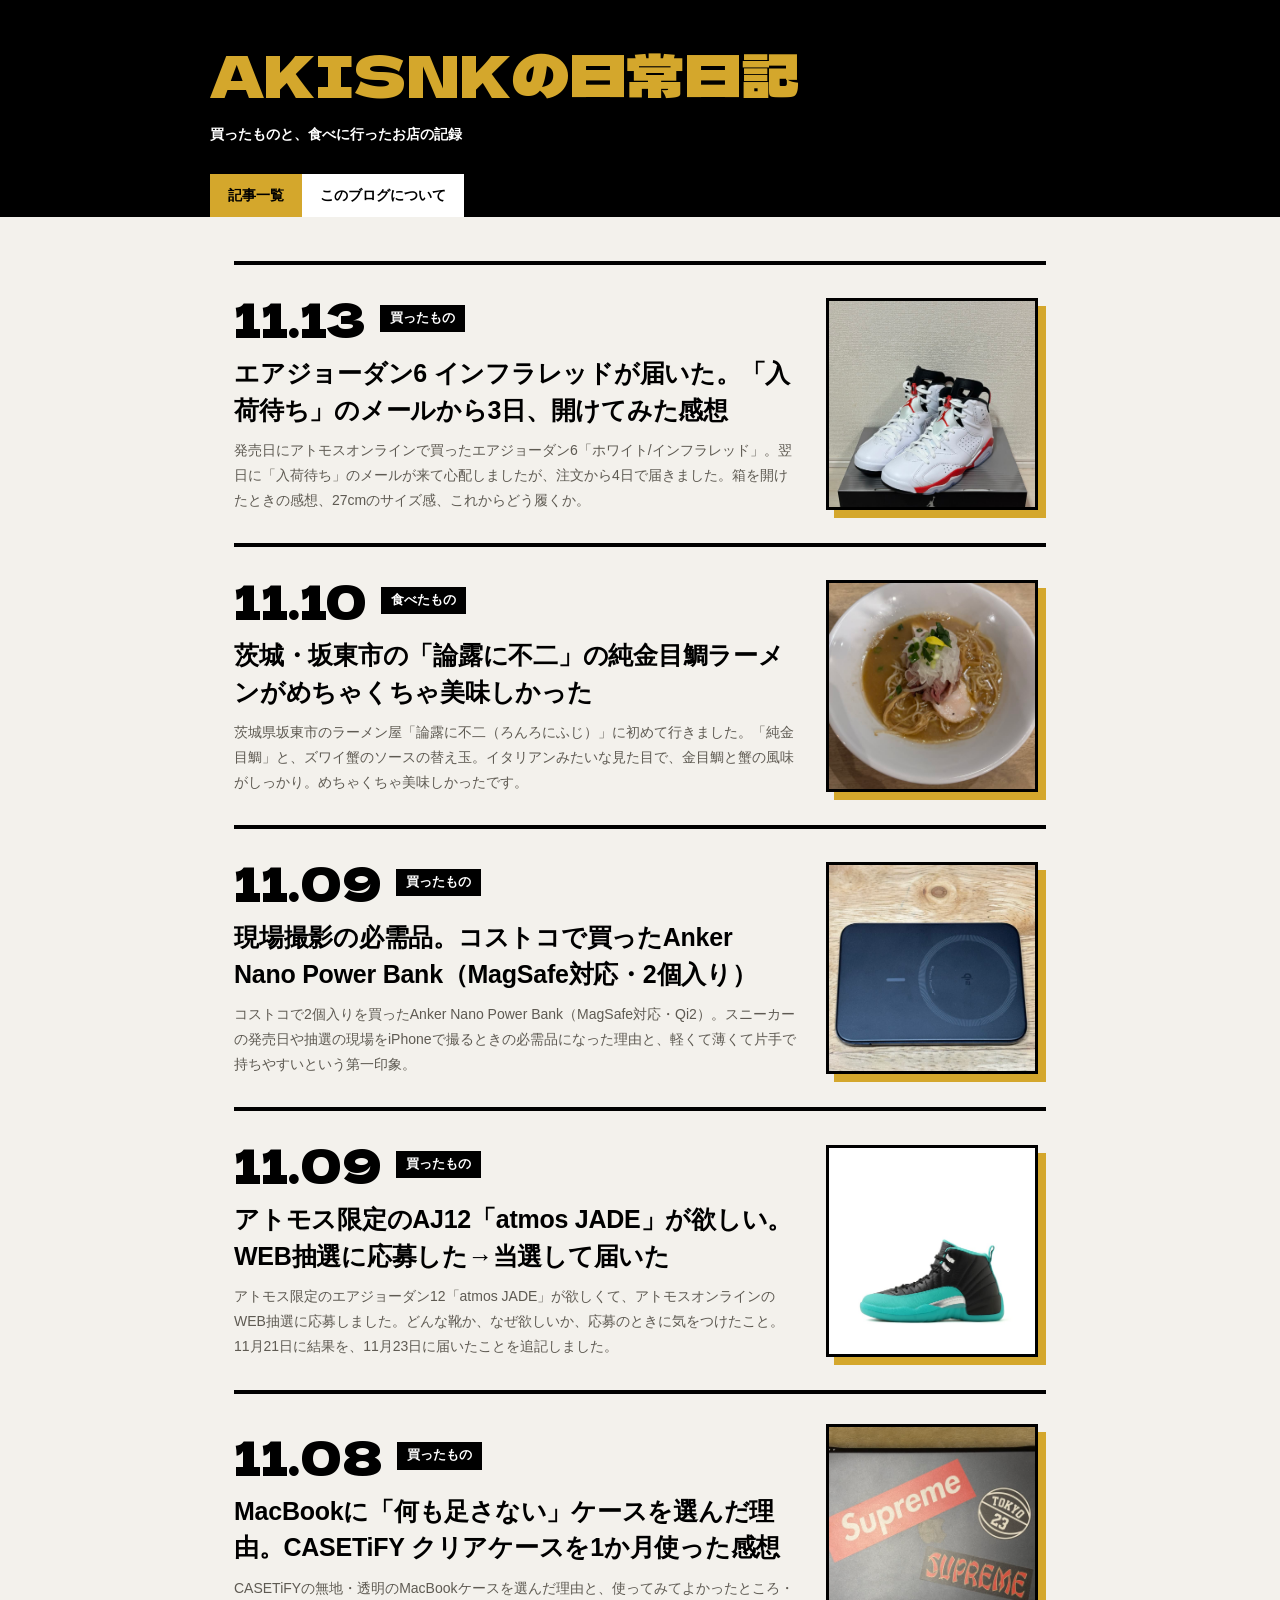
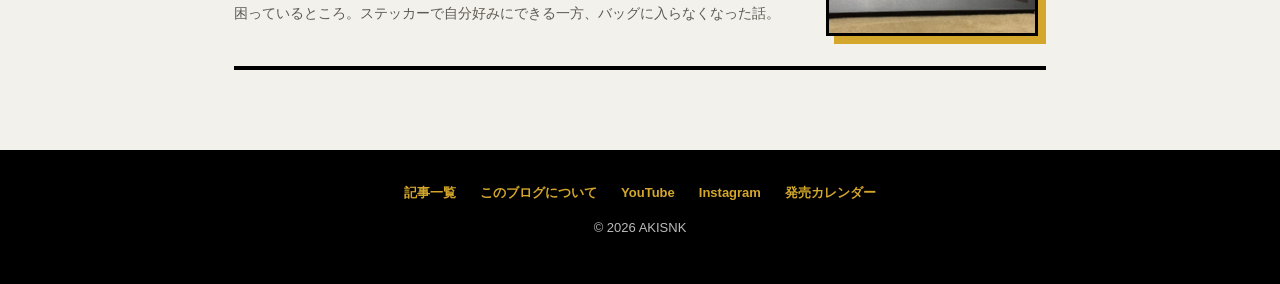
<file: index.html>
<!DOCTYPE html>
<html lang="ja">
<head>
<meta charset="utf-8">
<meta name="viewport" content="width=device-width, initial-scale=1">
<title>AKISNKの日常日記</title>
<meta name="description" content="買ったものと、食べに行ったお店の記録">
<link rel="canonical" href="https://akisnk.github.io/blog/">
<meta property="og:title" content="AKISNKの日常日記">
<meta property="og:description" content="買ったものと、食べに行ったお店の記録">
<meta property="og:type" content="website">
<meta property="og:site_name" content="AKISNKの日常日記">
<meta property="og:url" content="https://akisnk.github.io/blog/">
<meta property="og:image" content="https://akisnk.github.io/blog/ogp.png">
<meta name="twitter:card" content="summary_large_image">
<link rel="icon" type="image/png" href="favicon.png">
<link rel="apple-touch-icon" href="apple-touch-icon.png">
<link rel="preconnect" href="https://fonts.googleapis.com">
<link rel="preconnect" href="https://fonts.gstatic.com" crossorigin>
<link rel="stylesheet" href="https://fonts.googleapis.com/css2?family=Dela+Gothic+One&amp;display=swap&amp;text=.0123456789AIKNS%E3%81%AE%E5%B8%B8%E6%97%A5%E8%A8%98">
<link rel="stylesheet" href="style.css?v=e9706e40">
<script type="application/ld+json">{"@context": "https://schema.org", "@type": "Blog", "name": "AKISNKの日常日記", "description": "買ったものと、食べに行ったお店の記録", "url": "https://akisnk.github.io/blog/", "author": {"@type": "Person", "name": "AKISNK", "url": "https://www.youtube.com/@AKISNK"}}</script>
<meta name="google-site-verification" content="ya7abFTRTGSsc-8YJNvoZycBS8-aGerFk6zQUZha980">
<script async src="https://www.googletagmanager.com/gtag/js?id=G-0FNM7F42SL"></script>
<script>window.dataLayer=window.dataLayer||[];function gtag(){dataLayer.push(arguments);}gtag('js',new Date());gtag('config','G-0FNM7F42SL');</script>
</head>
<body>

<header class="site-header"><div class="inner">
  <a class="site-name" href="index.html">AKISNKの日常日記</a>
  <p class="site-tagline">買ったものと、食べに行ったお店の記録</p>
  <nav class="site-nav"><a href="index.html">記事一覧</a><a href="about.html">このブログについて</a></nav>
</div></header>
<main>
<ul class="post-list">
<li class="has-thumb"><a href="posts/aj6-white-infrared-arrived.html"><span class="thumb"><img src="画像/aj6-infrared-on-box.jpg" alt="" loading="lazy"></span><span class="txt"><span class="meta"><span class="cat">買ったもの</span><time class="post-date" datetime="2026-11-13"><span class="y">2026</span><span class="sep">.</span><span class="md">11.13</span></time></span><span class="post-title">エアジョーダン6 インフラレッドが届いた。「入荷待ち」のメールから3日、開けてみた感想</span><span class="post-desc">発売日にアトモスオンラインで買ったエアジョーダン6「ホワイト/インフラレッド」。翌日に「入荷待ち」のメールが来て心配しましたが、注文から4日で届きました。箱を開けたときの感想、27cmのサイズ感、これからどう履くか。</span></span></a></li>
<li class="has-thumb"><a href="posts/ronro-ni-fuji-bando.html"><span class="thumb"><img src="画像/ronro-fuji-ramen.jpg" alt="" loading="lazy"></span><span class="txt"><span class="meta"><span class="cat">食べたもの</span><time class="post-date" datetime="2026-11-10"><span class="y">2026</span><span class="sep">.</span><span class="md">11.10</span></time></span><span class="post-title">茨城・坂東市の「論露に不二」の純金目鯛ラーメンがめちゃくちゃ美味しかった</span><span class="post-desc">茨城県坂東市のラーメン屋「論露に不二（ろんろにふじ）」に初めて行きました。「純金目鯛」と、ズワイ蟹のソースの替え玉。イタリアンみたいな見た目で、金目鯛と蟹の風味がしっかり。めちゃくちゃ美味しかったです。</span></span></a></li>
<li class="has-thumb"><a href="posts/anker-nano-power-bank-costco.html"><span class="thumb"><img src="画像/anker-maggo-front.jpg" alt="" loading="lazy"></span><span class="txt"><span class="meta"><span class="cat">買ったもの</span><time class="post-date" datetime="2026-11-09"><span class="y">2026</span><span class="sep">.</span><span class="md">11.09</span></time></span><span class="post-title">現場撮影の必需品。コストコで買ったAnker Nano Power Bank（MagSafe対応・2個入り）</span><span class="post-desc">コストコで2個入りを買ったAnker Nano Power Bank（MagSafe対応・Qi2）。スニーカーの発売日や抽選の現場をiPhoneで撮るときの必需品になった理由と、軽くて薄くて片手で持ちやすいという第一印象。</span></span></a></li>
<li class="has-thumb"><a href="posts/aj12-atmos-jade-raffle.html"><span class="thumb"><img src="画像/aj12-atmos-jade-side.jpg" alt="" loading="lazy"></span><span class="txt"><span class="meta"><span class="cat">買ったもの</span><time class="post-date" datetime="2026-11-09"><span class="y">2026</span><span class="sep">.</span><span class="md">11.09</span></time></span><span class="post-title">アトモス限定のAJ12「atmos JADE」が欲しい。WEB抽選に応募した→当選して届いた</span><span class="post-desc">アトモス限定のエアジョーダン12「atmos JADE」が欲しくて、アトモスオンラインのWEB抽選に応募しました。どんな靴か、なぜ欲しいか、応募のときに気をつけたこと。11月21日に結果を、11月23日に届いたことを追記しました。</span></span></a></li>
<li class="has-thumb"><a href="posts/casetify-macbook-clear-case.html"><span class="thumb"><img src="画像/casetify-macbook-stickers.jpg" alt="" loading="lazy"></span><span class="txt"><span class="meta"><span class="cat">買ったもの</span><time class="post-date" datetime="2026-11-08"><span class="y">2026</span><span class="sep">.</span><span class="md">11.08</span></time></span><span class="post-title">MacBookに「何も足さない」ケースを選んだ理由。CASETiFY クリアケースを1か月使った感想</span><span class="post-desc">CASETiFYの無地・透明のMacBookケースを選んだ理由と、使ってみてよかったところ・困っているところ。ステッカーで自分好みにできる一方、バッグに入らなくなった話。</span></span></a></li>
</ul>
</main>
<footer class="site-footer">
  <nav><a href="index.html">記事一覧</a><a href="about.html">このブログについて</a><a href="https://www.youtube.com/@AKISNK">YouTube</a><a href="https://www.instagram.com/akisnkrs0101/">Instagram</a><a href="https://akisnk.github.io/">発売カレンダー</a></nav>
  <p>© 2026 AKISNK</p>
</footer>
</body>
</html>
</file>
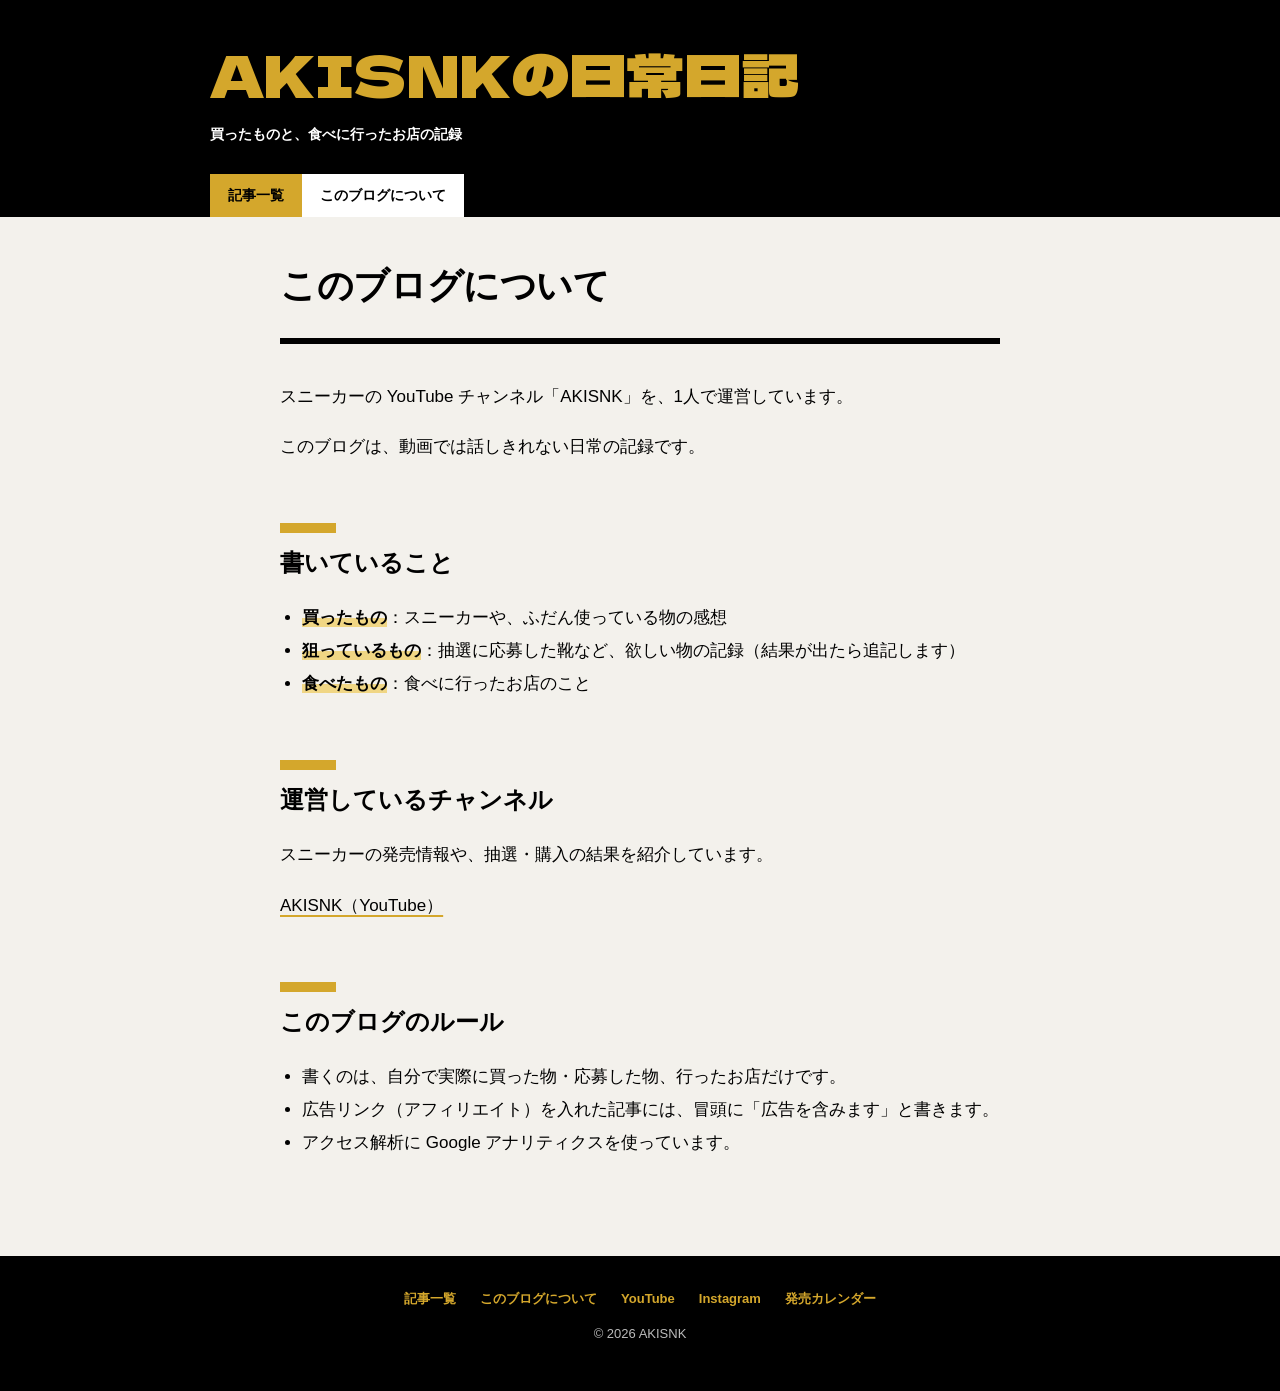
<file: about.html>
<!DOCTYPE html>
<html lang="ja">
<head>
<meta charset="utf-8">
<meta name="viewport" content="width=device-width, initial-scale=1">
<title>このブログについて｜AKISNKの日常日記</title>
<meta name="description" content="スニーカーの YouTube チャンネル「AKISNK」を運営している人の日常日記です。買ったスニーカーや物、食べに行ったお店のことを書いています。">
<meta property="og:title" content="このブログについて">
<meta property="og:description" content="スニーカーの YouTube チャンネル「AKISNK」を運営している人の日常日記です。買ったスニーカーや物、食べに行ったお店のことを書いています。">
<meta property="og:type" content="article">
<meta property="og:site_name" content="AKISNKの日常日記">
<meta property="og:image" content="https://akisnk.github.io/blog/ogp.png">
<meta name="twitter:card" content="summary_large_image">
<link rel="icon" type="image/png" href="favicon.png">
<link rel="apple-touch-icon" href="apple-touch-icon.png">
<link rel="preconnect" href="https://fonts.googleapis.com">
<link rel="preconnect" href="https://fonts.gstatic.com" crossorigin>
<link rel="stylesheet" href="https://fonts.googleapis.com/css2?family=Dela+Gothic+One&amp;display=swap&amp;text=.0123456789AIKNS%E3%81%AE%E5%B8%B8%E6%97%A5%E8%A8%98">
<link rel="stylesheet" href="style.css?v=e9706e40">
<meta name="google-site-verification" content="ya7abFTRTGSsc-8YJNvoZycBS8-aGerFk6zQUZha980">
<script async src="https://www.googletagmanager.com/gtag/js?id=G-0FNM7F42SL"></script>
<script>window.dataLayer=window.dataLayer||[];function gtag(){dataLayer.push(arguments);}gtag('js',new Date());gtag('config','G-0FNM7F42SL');</script>
</head>
<body>

<header class="site-header"><div class="inner">
  <a class="site-name" href="index.html">AKISNKの日常日記</a>
  <p class="site-tagline">買ったものと、食べに行ったお店の記録</p>
  <nav class="site-nav"><a href="index.html">記事一覧</a><a href="about.html">このブログについて</a></nav>
</div></header>
<main>
<article class="post"><header class="post-head"><h1>このブログについて</h1></header>
<div class="post-body">
<p>スニーカーの YouTube チャンネル「AKISNK」を、1人で運営しています。</p>
<p>このブログは、動画では話しきれない日常の記録です。</p>
<h2>書いていること</h2>
<ul>
<li><strong>買ったもの</strong>：スニーカーや、ふだん使っている物の感想</li>
<li><strong>狙っているもの</strong>：抽選に応募した靴など、欲しい物の記録（結果が出たら追記します）</li>
<li><strong>食べたもの</strong>：食べに行ったお店のこと</li>
</ul>
<h2>運営しているチャンネル</h2>
<p>スニーカーの発売情報や、抽選・購入の結果を紹介しています。</p>
<p><a href="https://www.youtube.com/@AKISNK" rel="noopener" target="_blank">AKISNK（YouTube）</a></p>
<h2>このブログのルール</h2>
<ul>
<li>書くのは、自分で実際に買った物・応募した物、行ったお店だけです。</li>
<li>広告リンク（アフィリエイト）を入れた記事には、冒頭に「広告を含みます」と書きます。</li>
<li>アクセス解析に Google アナリティクスを使っています。</li>
</ul>
</div></article>
</main>
<footer class="site-footer">
  <nav><a href="index.html">記事一覧</a><a href="about.html">このブログについて</a><a href="https://www.youtube.com/@AKISNK">YouTube</a><a href="https://www.instagram.com/akisnkrs0101/">Instagram</a><a href="https://akisnk.github.io/">発売カレンダー</a></nav>
  <p>© 2026 AKISNK</p>
</footer>
</body>
</html>
</file>
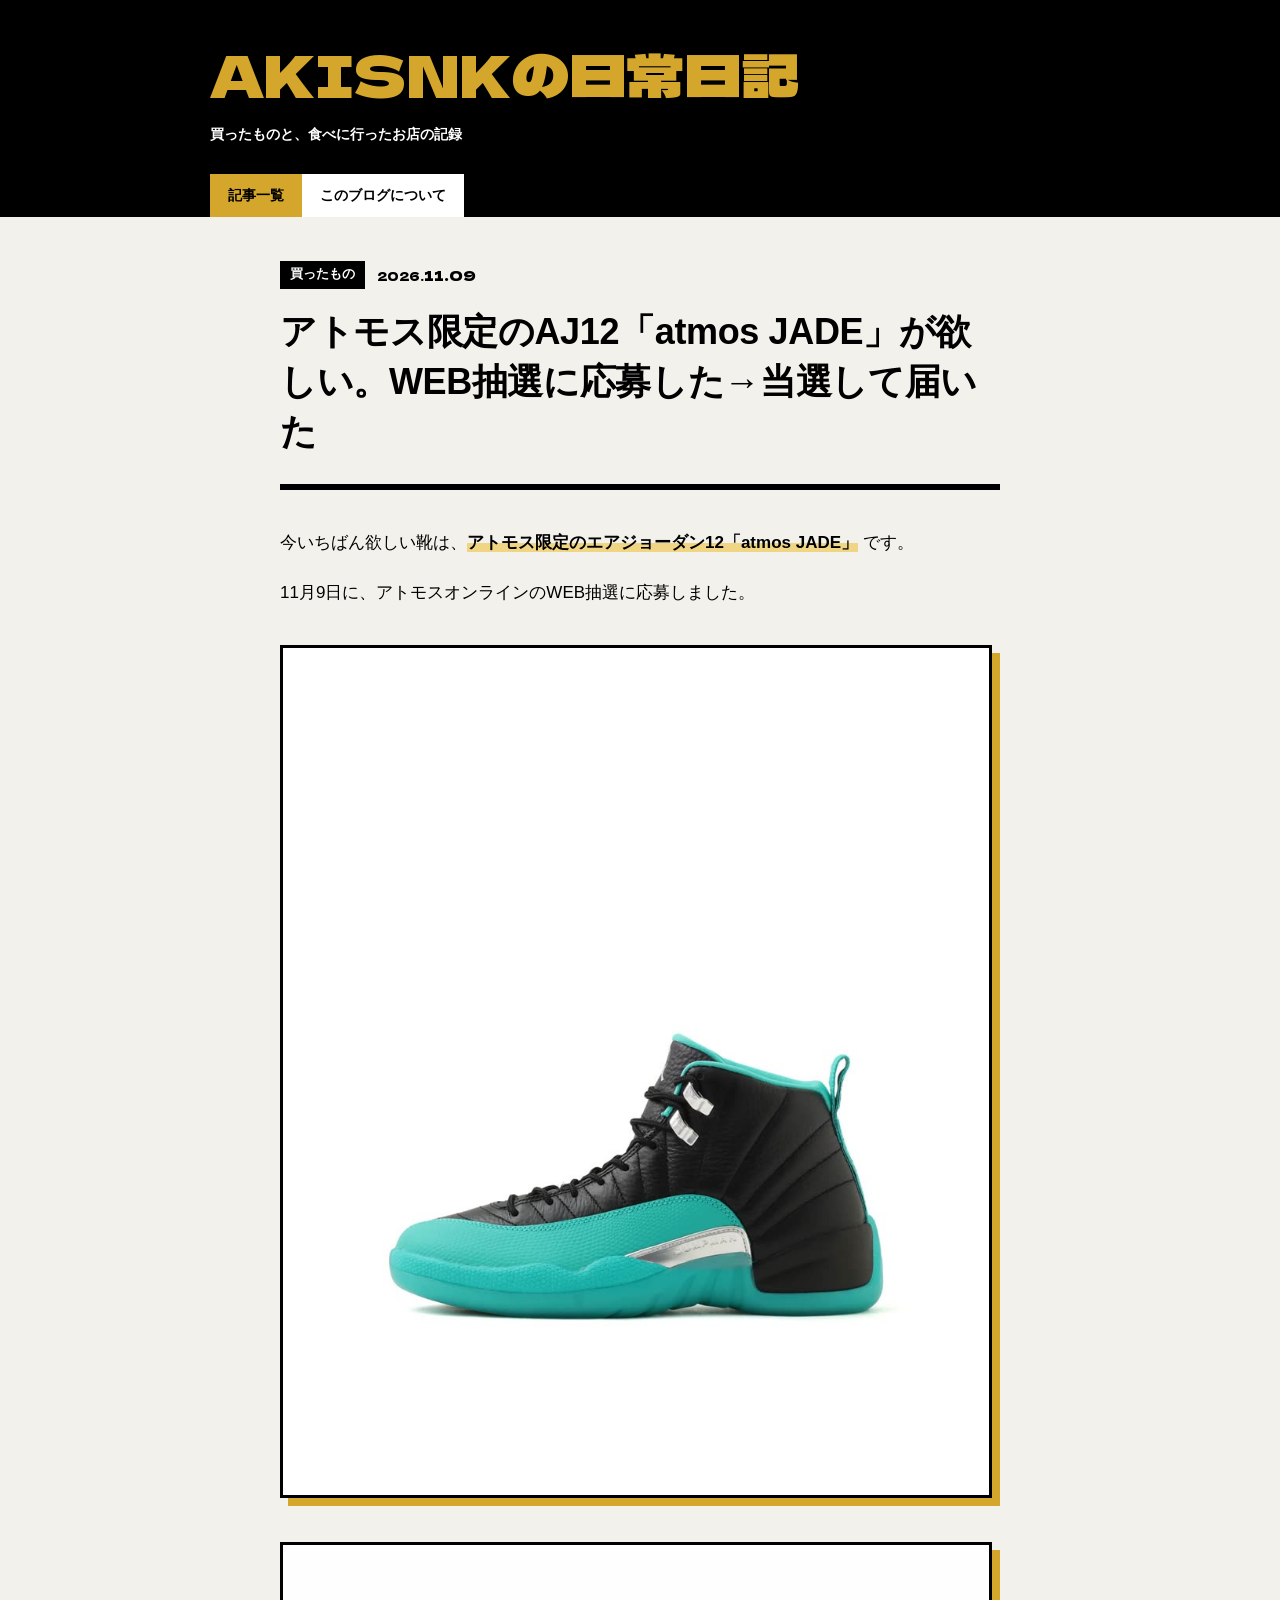
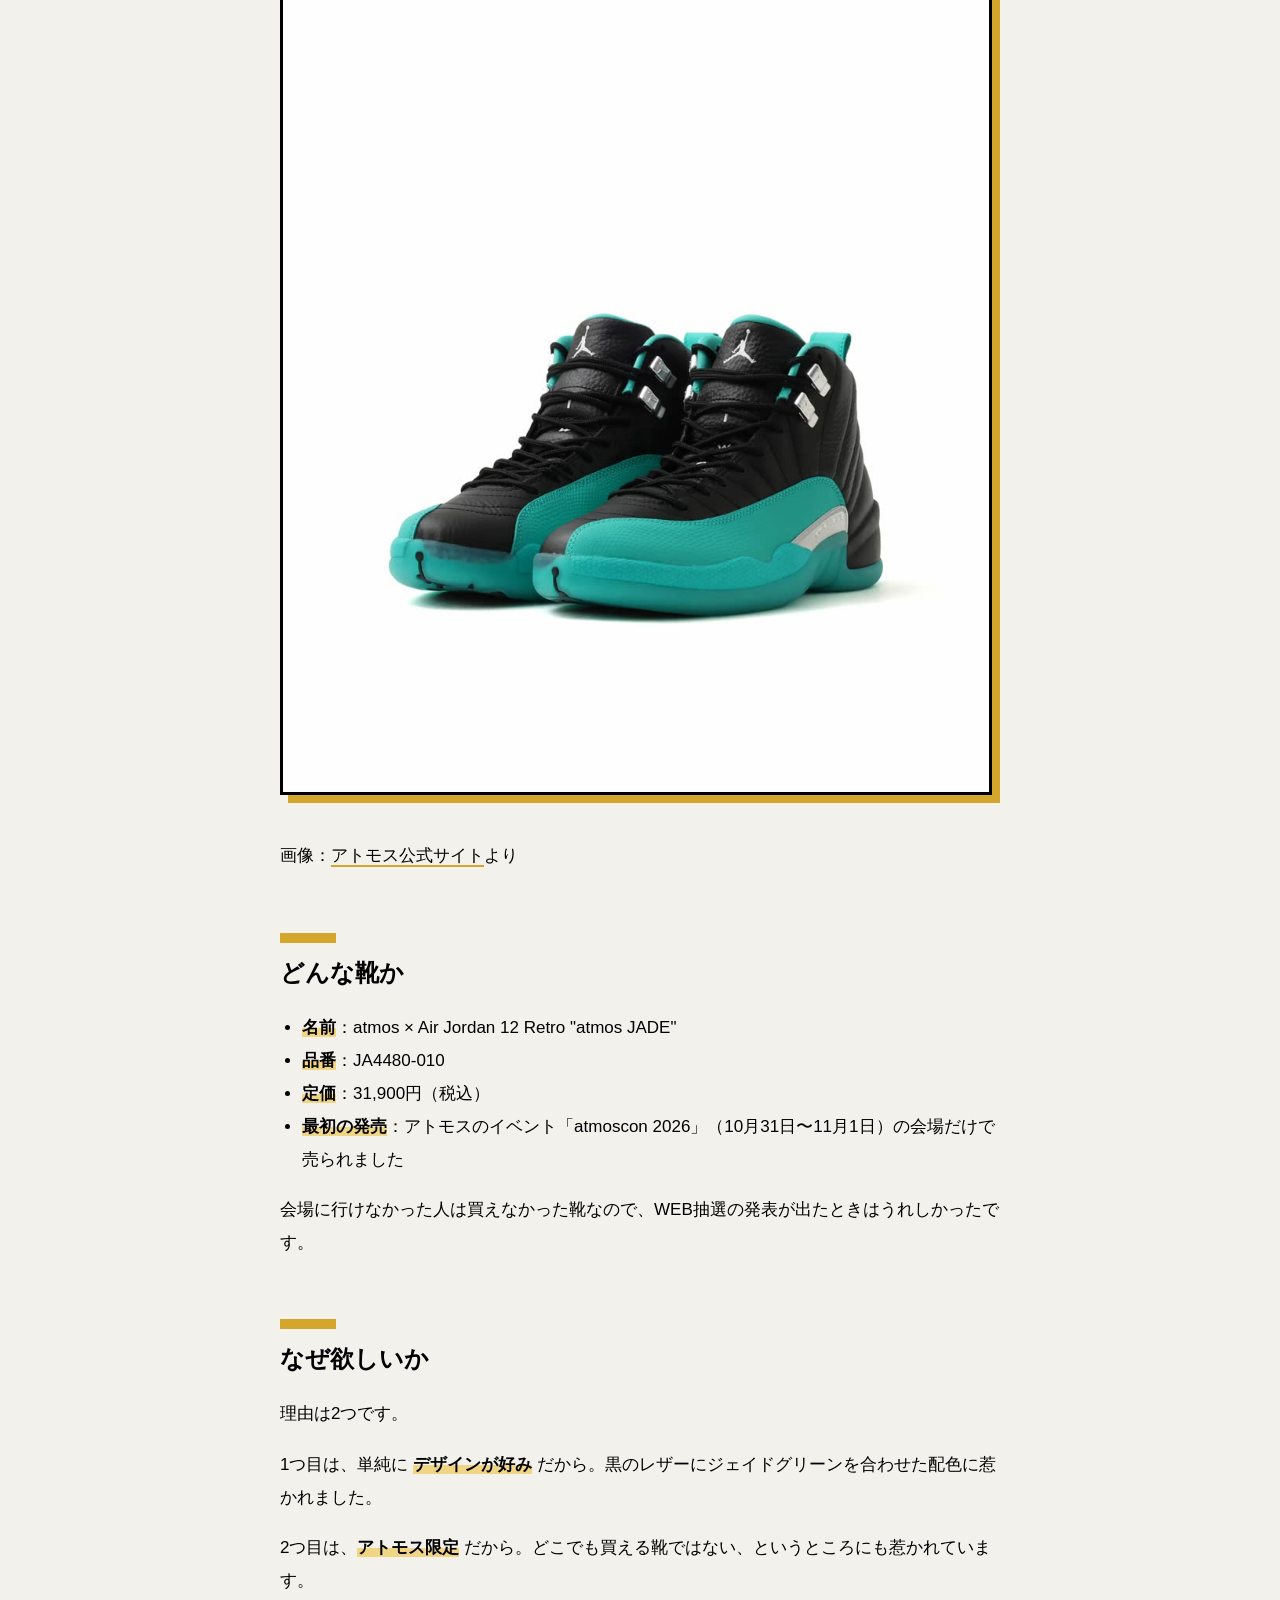
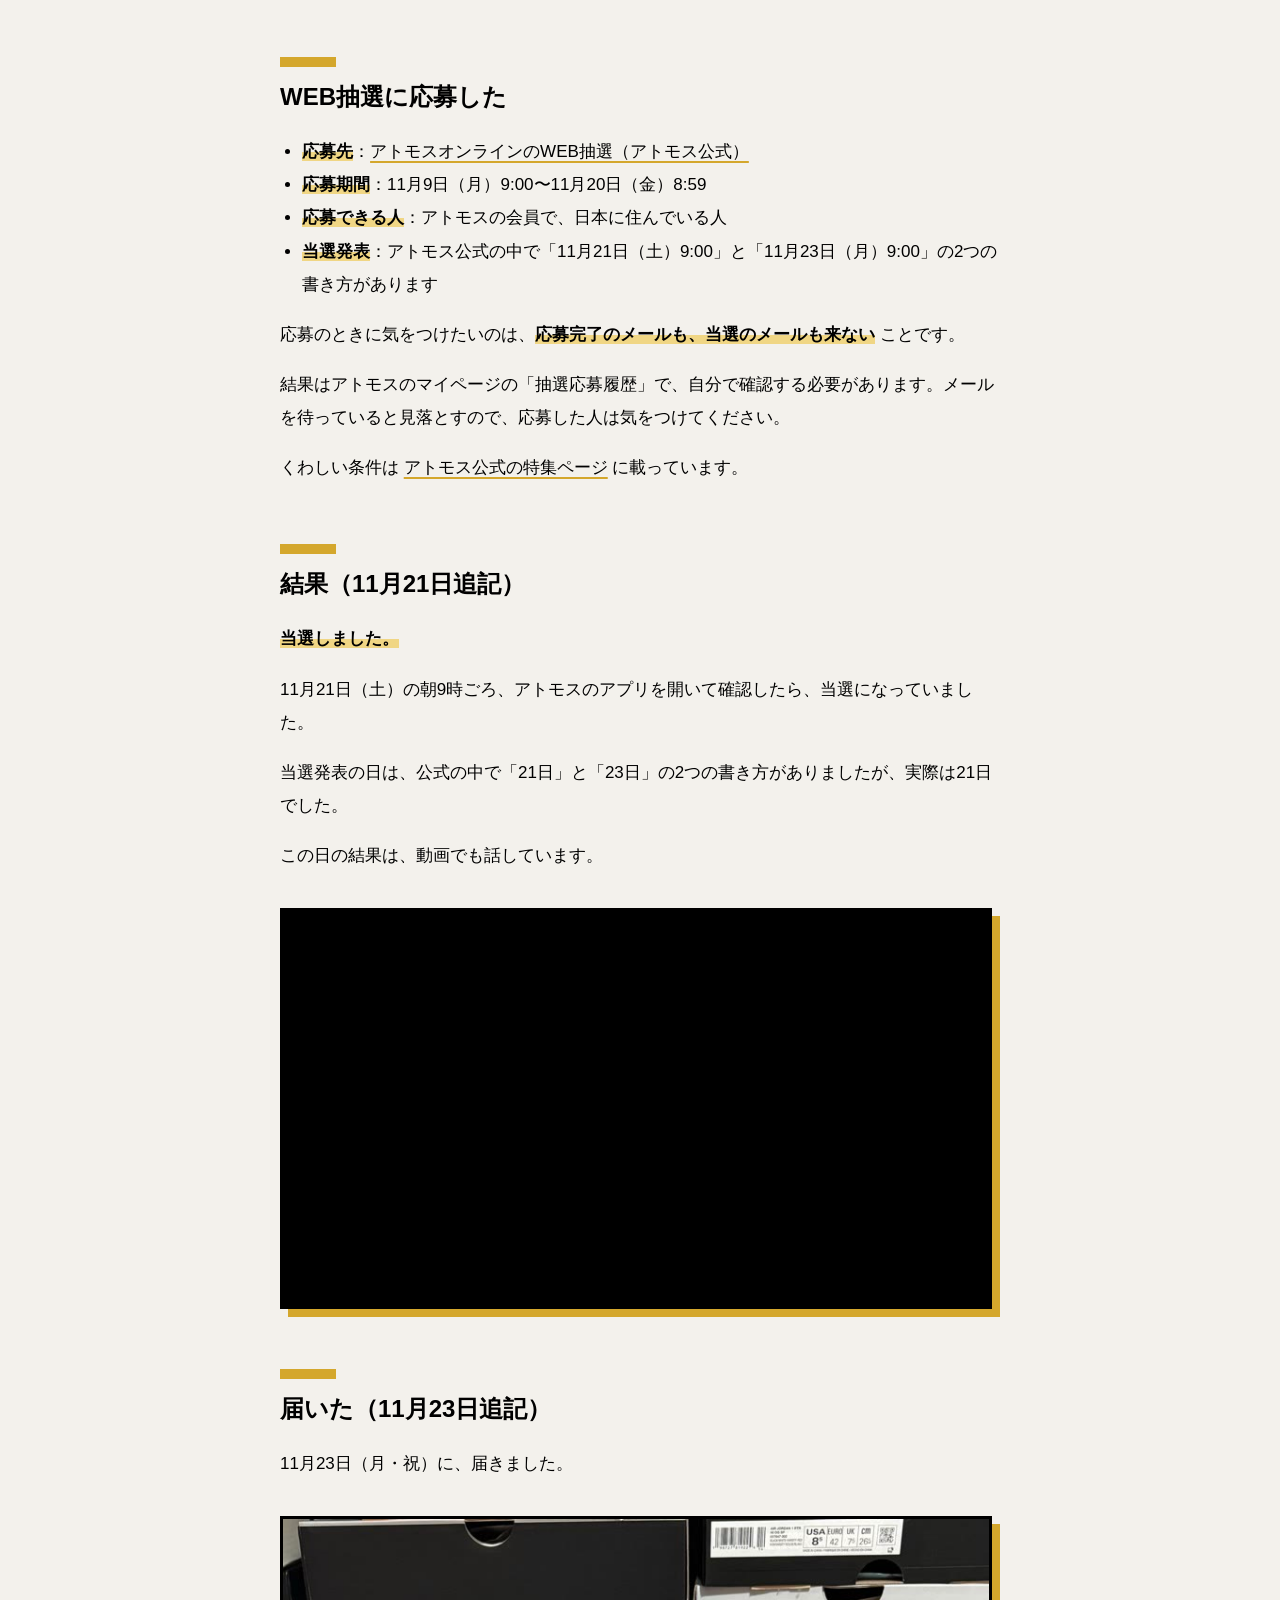
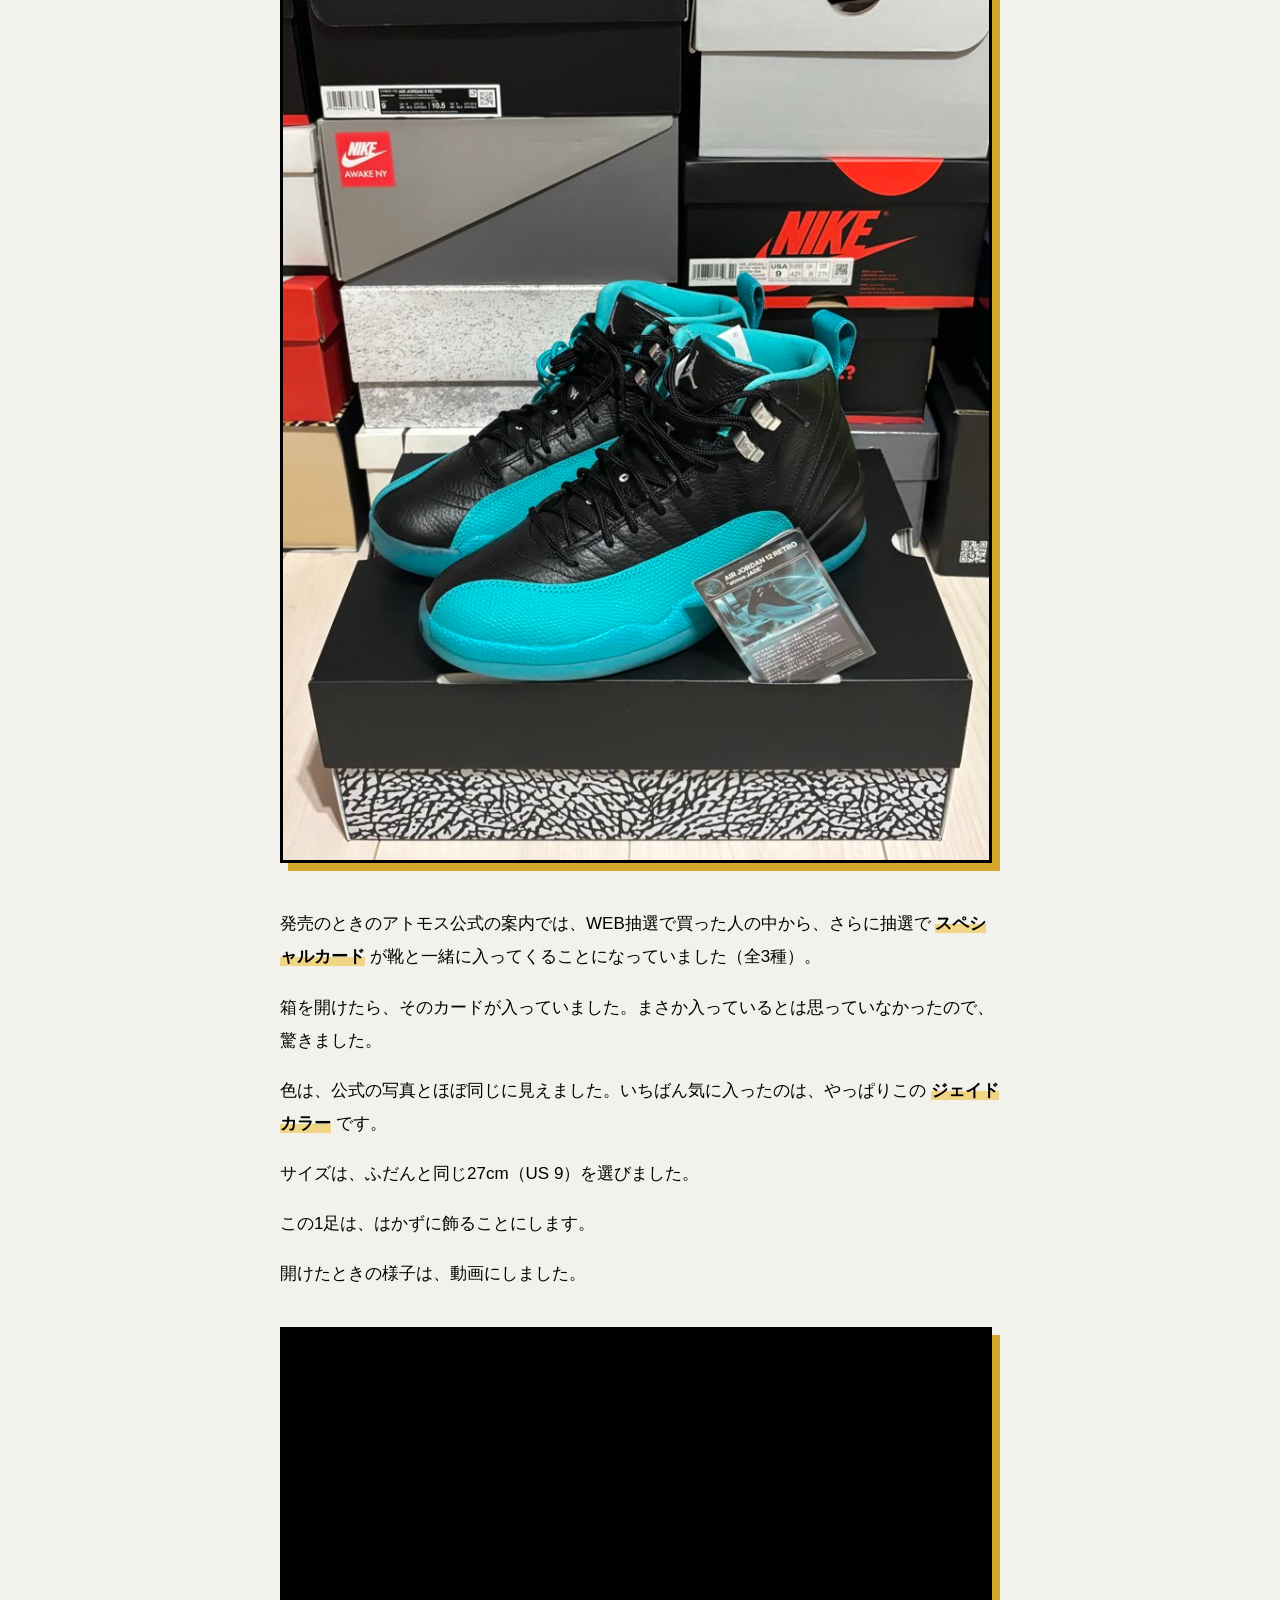
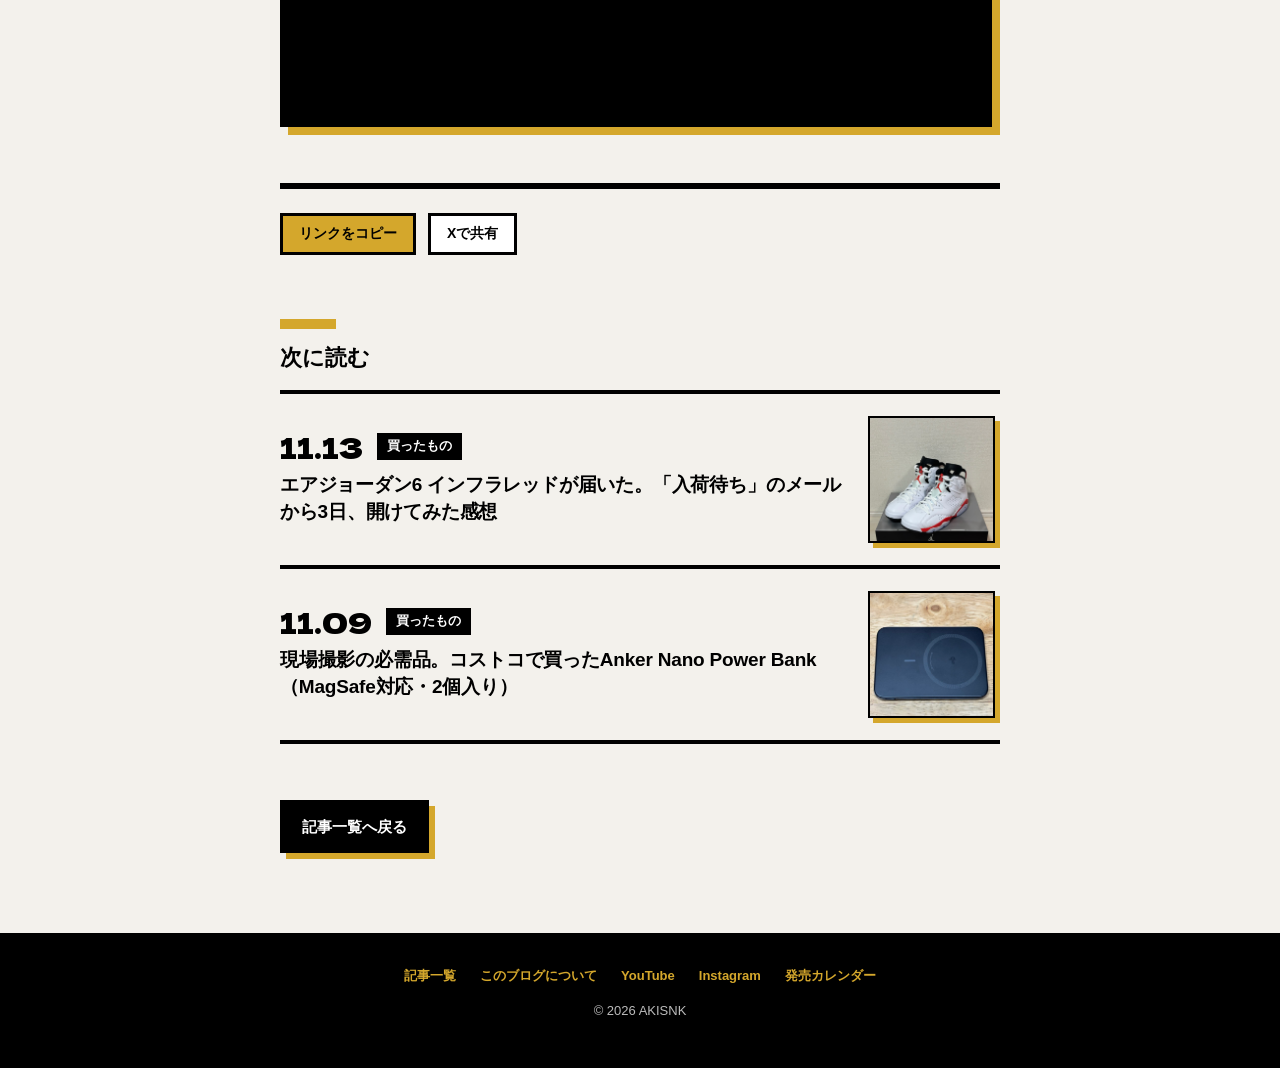
<file: posts/aj12-atmos-jade-raffle.html>
<!DOCTYPE html>
<html lang="ja">
<head>
<meta charset="utf-8">
<meta name="viewport" content="width=device-width, initial-scale=1">
<title>アトモス限定のAJ12「atmos JADE」が欲しい。WEB抽選に応募した→当選して届いた｜AKISNKの日常日記</title>
<meta name="description" content="アトモス限定のエアジョーダン12「atmos JADE」が欲しくて、アトモスオンラインのWEB抽選に応募しました。どんな靴か、なぜ欲しいか、応募のときに気をつけたこと。11月21日に結果を、11月23日に届いたことを追記しました。">
<link rel="canonical" href="https://akisnk.github.io/blog/posts/aj12-atmos-jade-raffle.html">
<meta property="og:title" content="アトモス限定のAJ12「atmos JADE」が欲しい。WEB抽選に応募した→当選して届いた">
<meta property="og:description" content="アトモス限定のエアジョーダン12「atmos JADE」が欲しくて、アトモスオンラインのWEB抽選に応募しました。どんな靴か、なぜ欲しいか、応募のときに気をつけたこと。11月21日に結果を、11月23日に届いたことを追記しました。">
<meta property="og:type" content="article">
<meta property="og:site_name" content="AKISNKの日常日記">
<meta property="og:url" content="https://akisnk.github.io/blog/posts/aj12-atmos-jade-raffle.html">
<meta property="og:image" content="https://akisnk.github.io/blog/%E7%94%BB%E5%83%8F/aj12-atmos-jade-side.jpg">
<meta name="twitter:card" content="summary_large_image">
<link rel="icon" type="image/png" href="../favicon.png">
<link rel="apple-touch-icon" href="../apple-touch-icon.png">
<link rel="preconnect" href="https://fonts.googleapis.com">
<link rel="preconnect" href="https://fonts.gstatic.com" crossorigin>
<link rel="stylesheet" href="https://fonts.googleapis.com/css2?family=Dela+Gothic+One&amp;display=swap&amp;text=.0123456789AIKNS%E3%81%AE%E5%B8%B8%E6%97%A5%E8%A8%98">
<link rel="stylesheet" href="../style.css?v=e9706e40">
<script type="application/ld+json">{"@context": "https://schema.org", "@type": "BlogPosting", "headline": "アトモス限定のAJ12「atmos JADE」が欲しい。WEB抽選に応募した→当選して届いた", "description": "アトモス限定のエアジョーダン12「atmos JADE」が欲しくて、アトモスオンラインのWEB抽選に応募しました。どんな靴か、なぜ欲しいか、応募のときに気をつけたこと。11月21日に結果を、11月23日に届いたことを追記しました。", "datePublished": "2026-11-09T00:00:00+09:00", "dateModified": "2026-11-24T00:00:00+09:00", "image": ["https://akisnk.github.io/blog/%E7%94%BB%E5%83%8F/aj12-atmos-jade-side.jpg"], "author": {"@type": "Person", "name": "AKISNK", "url": "https://akisnk.github.io/blog/about.html"}, "mainEntityOfPage": "https://akisnk.github.io/blog/posts/aj12-atmos-jade-raffle.html"}</script>
<meta name="google-site-verification" content="ya7abFTRTGSsc-8YJNvoZycBS8-aGerFk6zQUZha980">
<script async src="https://www.googletagmanager.com/gtag/js?id=G-0FNM7F42SL"></script>
<script>window.dataLayer=window.dataLayer||[];function gtag(){dataLayer.push(arguments);}gtag('js',new Date());gtag('config','G-0FNM7F42SL');</script>
</head>
<body>

<header class="site-header"><div class="inner">
  <a class="site-name" href="../index.html">AKISNKの日常日記</a>
  <p class="site-tagline">買ったものと、食べに行ったお店の記録</p>
  <nav class="site-nav"><a href="../index.html">記事一覧</a><a href="../about.html">このブログについて</a></nav>
</div></header>
<main>
<article class="post">
<header class="post-head">
<p class="meta"><span class="cat">買ったもの</span><time class="post-date" datetime="2026-11-09"><span class="y">2026</span><span class="sep">.</span><span class="md">11.09</span></time></p>
<h1>アトモス限定のAJ12「atmos JADE」が欲しい。WEB抽選に応募した→当選して届いた</h1>
</header>
<div class="post-body">

<p>今いちばん欲しい靴は、<strong>アトモス限定のエアジョーダン12「atmos JADE」</strong> です。</p>
<p>11月9日に、アトモスオンラインのWEB抽選に応募しました。</p>
<figure><img src="../画像/aj12-atmos-jade-side.jpg" alt="黒のレザーに、ジェイドグリーンを合わせたエアジョーダン12" loading="lazy"></figure>
<figure><img src="../画像/aj12-atmos-jade-pair.jpg" alt="atmos JADEを2足並べたところ" loading="lazy"></figure>
<p>画像：<a href="https://www.atmos-tokyo.com/lp/jordan-brand-air-jordan-12-retro-jade" rel="noopener" target="_blank">アトモス公式サイト</a>より</p>
<h2>どんな靴か</h2>
<ul>
<li><strong>名前</strong>：atmos × Air Jordan 12 Retro "atmos JADE"</li>
<li><strong>品番</strong>：JA4480-010</li>
<li><strong>定価</strong>：31,900円（税込）</li>
<li><strong>最初の発売</strong>：アトモスのイベント「atmoscon 2026」（10月31日〜11月1日）の会場だけで売られました</li>
</ul>
<p>会場に行けなかった人は買えなかった靴なので、WEB抽選の発表が出たときはうれしかったです。</p>
<h2>なぜ欲しいか</h2>
<p>理由は2つです。</p>
<p>1つ目は、単純に <strong>デザインが好み</strong> だから。黒のレザーにジェイドグリーンを合わせた配色に惹かれました。</p>
<p>2つ目は、<strong>アトモス限定</strong> だから。どこでも買える靴ではない、というところにも惹かれています。</p>
<h2>WEB抽選に応募した</h2>
<ul>
<li><strong>応募先</strong>：<a href="https://www.atmos-tokyo.com/raffles/f3in546b" rel="noopener" target="_blank">アトモスオンラインのWEB抽選（アトモス公式）</a></li>
<li><strong>応募期間</strong>：11月9日（月）9:00〜11月20日（金）8:59</li>
<li><strong>応募できる人</strong>：アトモスの会員で、日本に住んでいる人</li>
<li><strong>当選発表</strong>：アトモス公式の中で「11月21日（土）9:00」と「11月23日（月）9:00」の2つの書き方があります</li>
</ul>
<p>応募のときに気をつけたいのは、<strong>応募完了のメールも、当選のメールも来ない</strong> ことです。</p>
<p>結果はアトモスのマイページの「抽選応募履歴」で、自分で確認する必要があります。メールを待っていると見落とすので、応募した人は気をつけてください。</p>
<p>くわしい条件は <a href="https://www.atmos-tokyo.com/lp/jordan-brand-air-jordan-12-retro-jade" rel="noopener" target="_blank">アトモス公式の特集ページ</a> に載っています。</p>
<h2>結果（11月21日追記）</h2>
<p><strong>当選しました。</strong></p>
<p>11月21日（土）の朝9時ごろ、アトモスのアプリを開いて確認したら、当選になっていました。</p>
<p>当選発表の日は、公式の中で「21日」と「23日」の2つの書き方がありましたが、実際は21日でした。</p>
<p>この日の結果は、動画でも話しています。</p>
<div class="video"><iframe src="https://www.youtube-nocookie.com/embed/PTQgub5zjMQ" title="YouTube動画" loading="lazy" allow="accelerometer; autoplay; clipboard-write; encrypted-media; gyroscope; picture-in-picture; web-share" referrerpolicy="strict-origin-when-cross-origin" allowfullscreen></iframe></div>
<h2>届いた（11月23日追記）</h2>
<p>11月23日（月・祝）に、届きました。</p>
<figure><img src="../画像/aj12-atmos-jade-arrived.jpg" alt="届いたatmos JADEと、箱に入っていたスペシャルカード" loading="lazy"></figure>
<p>発売のときのアトモス公式の案内では、WEB抽選で買った人の中から、さらに抽選で <strong>スペシャルカード</strong> が靴と一緒に入ってくることになっていました（全3種）。</p>
<p>箱を開けたら、そのカードが入っていました。まさか入っているとは思っていなかったので、驚きました。</p>
<p>色は、公式の写真とほぼ同じに見えました。いちばん気に入ったのは、やっぱりこの <strong>ジェイドカラー</strong> です。</p>
<p>サイズは、ふだんと同じ27cm（US 9）を選びました。</p>
<p>この1足は、はかずに飾ることにします。</p>
<p>開けたときの様子は、動画にしました。</p>
<div class="video"><iframe src="https://www.youtube-nocookie.com/embed/QhUAn1ida_M" title="YouTube動画" loading="lazy" allow="accelerometer; autoplay; clipboard-write; encrypted-media; gyroscope; picture-in-picture; web-share" referrerpolicy="strict-origin-when-cross-origin" allowfullscreen></iframe></div>
</div>
<div class="share"><button type="button" hidden data-title="アトモス限定のAJ12「atmos JADE」が欲しい。WEB抽選に応募した→当選して届いた" data-url="https://akisnk.github.io/blog/posts/aj12-atmos-jade-raffle.html">共有する</button><script>(function(){var b=document.currentScript.previousElementSibling,s=!!navigator.share,c=!!(navigator.clipboard&&navigator.clipboard.writeText);if(!s&&!c)return;if(!s)b.textContent="リンクをコピー";b.hidden=false;b.addEventListener("click",function(){if(s){navigator.share({title:b.dataset.title,url:b.dataset.url}).catch(function(){});return}navigator.clipboard.writeText(b.dataset.url).then(function(){b.textContent="コピーしました";setTimeout(function(){b.textContent="リンクをコピー"},2000)})})})();</script><a href="https://twitter.com/intent/tweet?text=%E3%82%A2%E3%83%88%E3%83%A2%E3%82%B9%E9%99%90%E5%AE%9A%E3%81%AEAJ12%E3%80%8Catmos%20JADE%E3%80%8D%E3%81%8C%E6%AC%B2%E3%81%97%E3%81%84%E3%80%82WEB%E6%8A%BD%E9%81%B8%E3%81%AB%E5%BF%9C%E5%8B%9F%E3%81%97%E3%81%9F%E2%86%92%E5%BD%93%E9%81%B8%E3%81%97%E3%81%A6%E5%B1%8A%E3%81%84%E3%81%9F&amp;url=https%3A%2F%2Fakisnk.github.io%2Fblog%2Fposts%2Faj12-atmos-jade-raffle.html" target="_blank" rel="noopener">Xで共有</a></div>
</article>
<aside class="more">
<h2>次に読む</h2>
<ul class="post-list">
<li class="has-thumb"><a href="../posts/aj6-white-infrared-arrived.html"><span class="thumb"><img src="../画像/aj6-infrared-on-box.jpg" alt="" loading="lazy"></span><span class="txt"><span class="meta"><span class="cat">買ったもの</span><time class="post-date" datetime="2026-11-13"><span class="y">2026</span><span class="sep">.</span><span class="md">11.13</span></time></span><span class="post-title">エアジョーダン6 インフラレッドが届いた。「入荷待ち」のメールから3日、開けてみた感想</span><span class="post-desc">発売日にアトモスオンラインで買ったエアジョーダン6「ホワイト/インフラレッド」。翌日に「入荷待ち」のメールが来て心配しましたが、注文から4日で届きました。箱を開けたときの感想、27cmのサイズ感、これからどう履くか。</span></span></a></li>
<li class="has-thumb"><a href="../posts/anker-nano-power-bank-costco.html"><span class="thumb"><img src="../画像/anker-maggo-front.jpg" alt="" loading="lazy"></span><span class="txt"><span class="meta"><span class="cat">買ったもの</span><time class="post-date" datetime="2026-11-09"><span class="y">2026</span><span class="sep">.</span><span class="md">11.09</span></time></span><span class="post-title">現場撮影の必需品。コストコで買ったAnker Nano Power Bank（MagSafe対応・2個入り）</span><span class="post-desc">コストコで2個入りを買ったAnker Nano Power Bank（MagSafe対応・Qi2）。スニーカーの発売日や抽選の現場をiPhoneで撮るときの必需品になった理由と、軽くて薄くて片手で持ちやすいという第一印象。</span></span></a></li>
</ul>
</aside>
<p class="back"><a href="../index.html">記事一覧へ戻る</a></p>
</main>
<footer class="site-footer">
  <nav><a href="../index.html">記事一覧</a><a href="../about.html">このブログについて</a><a href="https://www.youtube.com/@AKISNK">YouTube</a><a href="https://www.instagram.com/akisnkrs0101/">Instagram</a><a href="https://akisnk.github.io/">発売カレンダー</a></nav>
  <p>© 2026 AKISNK</p>
</footer>
</body>
</html>
</file>
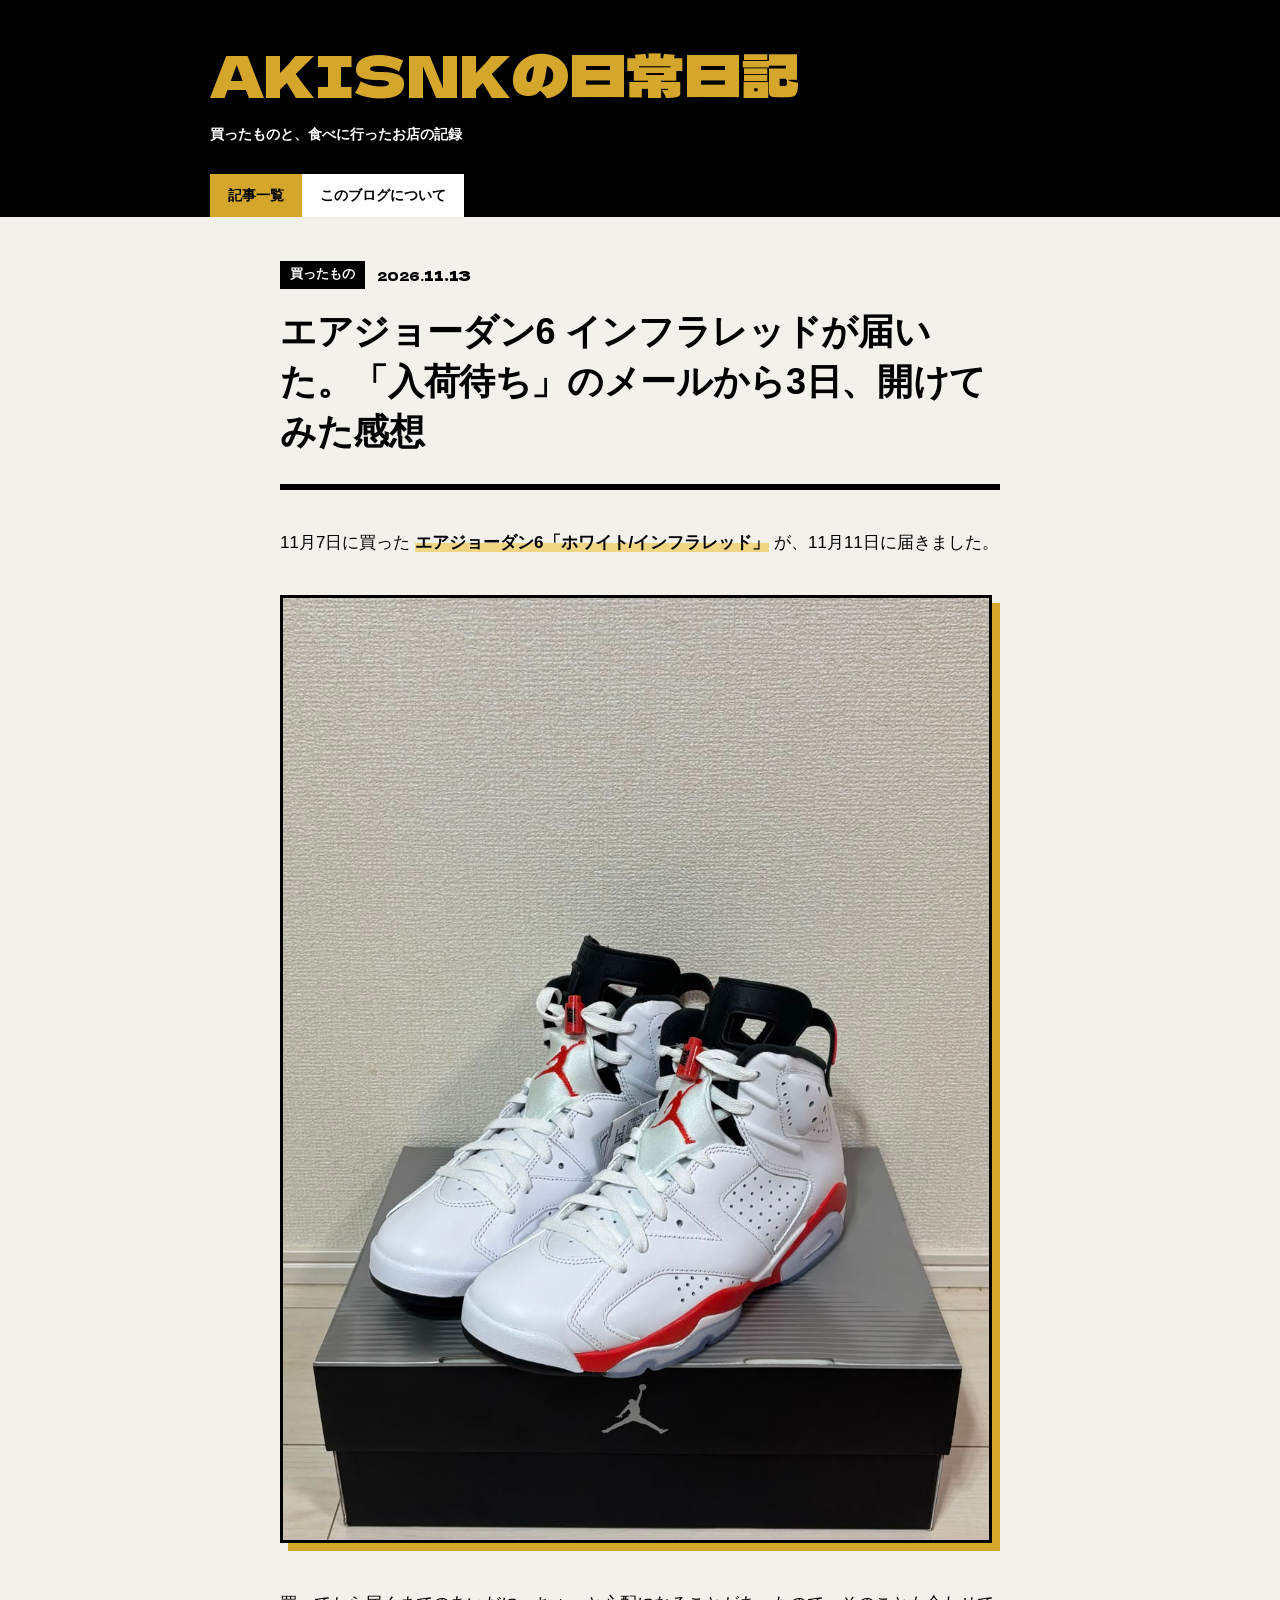
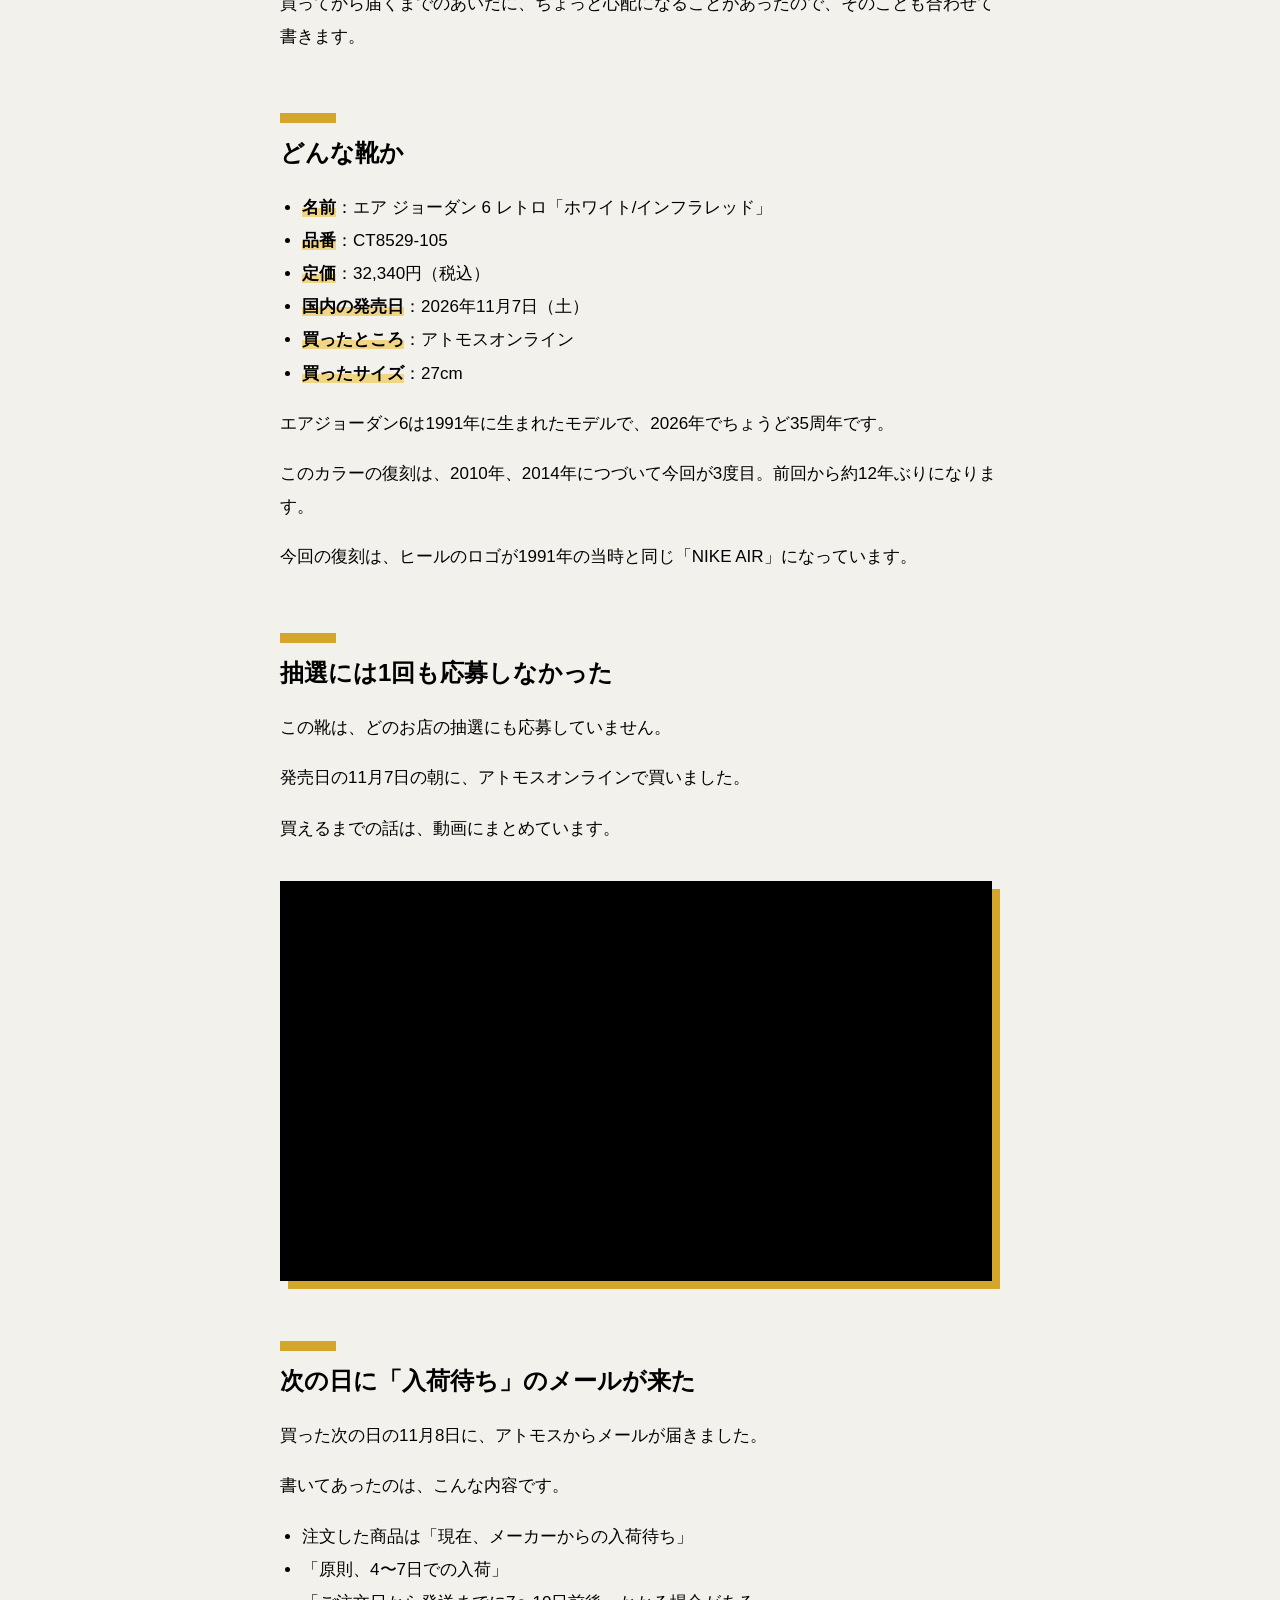
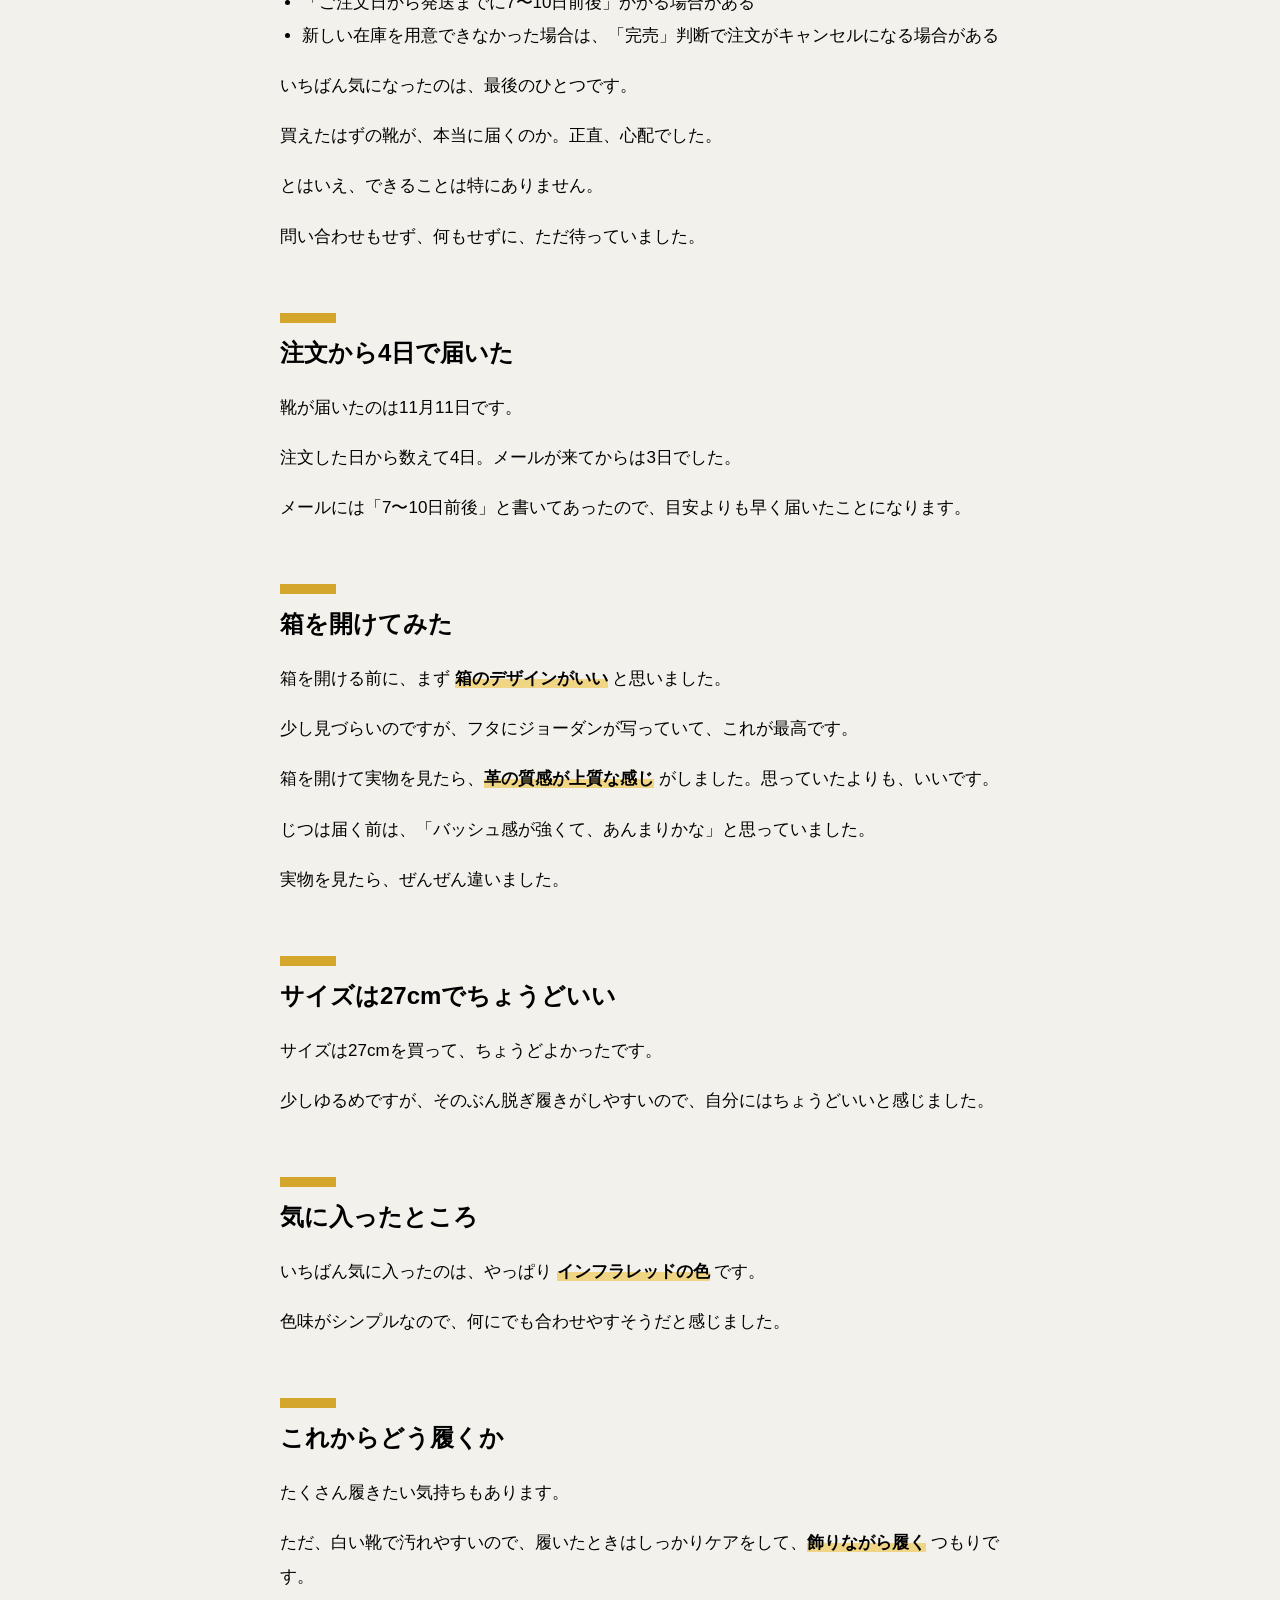
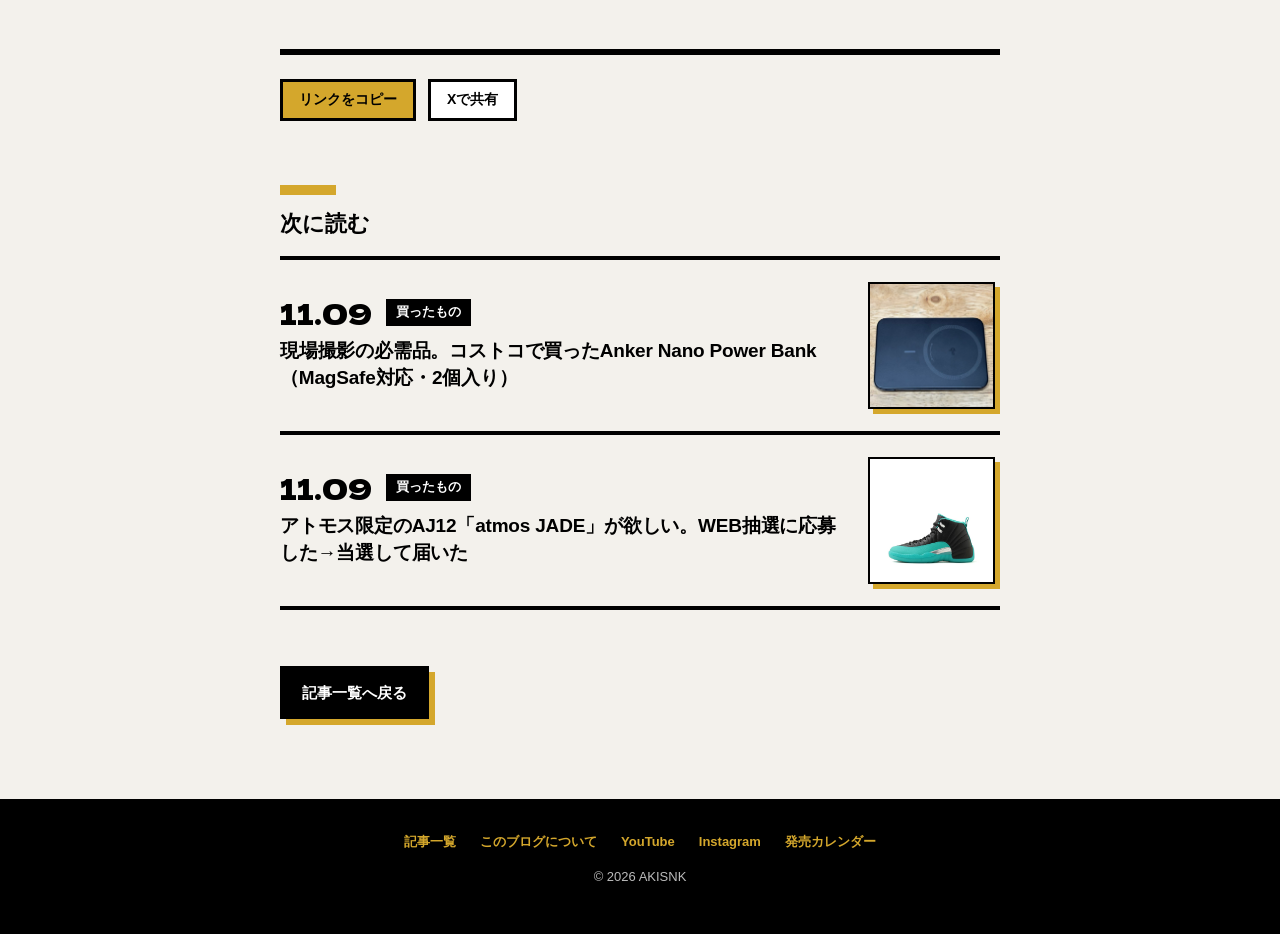
<file: posts/aj6-white-infrared-arrived.html>
<!DOCTYPE html>
<html lang="ja">
<head>
<meta charset="utf-8">
<meta name="viewport" content="width=device-width, initial-scale=1">
<title>エアジョーダン6 インフラレッドが届いた。「入荷待ち」のメールから3日、開けてみた感想｜AKISNKの日常日記</title>
<meta name="description" content="発売日にアトモスオンラインで買ったエアジョーダン6「ホワイト/インフラレッド」。翌日に「入荷待ち」のメールが来て心配しましたが、注文から4日で届きました。箱を開けたときの感想、27cmのサイズ感、これからどう履くか。">
<link rel="canonical" href="https://akisnk.github.io/blog/posts/aj6-white-infrared-arrived.html">
<meta property="og:title" content="エアジョーダン6 インフラレッドが届いた。「入荷待ち」のメールから3日、開けてみた感想">
<meta property="og:description" content="発売日にアトモスオンラインで買ったエアジョーダン6「ホワイト/インフラレッド」。翌日に「入荷待ち」のメールが来て心配しましたが、注文から4日で届きました。箱を開けたときの感想、27cmのサイズ感、これからどう履くか。">
<meta property="og:type" content="article">
<meta property="og:site_name" content="AKISNKの日常日記">
<meta property="og:url" content="https://akisnk.github.io/blog/posts/aj6-white-infrared-arrived.html">
<meta property="og:image" content="https://akisnk.github.io/blog/%E7%94%BB%E5%83%8F/aj6-infrared-on-box.jpg">
<meta name="twitter:card" content="summary_large_image">
<link rel="icon" type="image/png" href="../favicon.png">
<link rel="apple-touch-icon" href="../apple-touch-icon.png">
<link rel="preconnect" href="https://fonts.googleapis.com">
<link rel="preconnect" href="https://fonts.gstatic.com" crossorigin>
<link rel="stylesheet" href="https://fonts.googleapis.com/css2?family=Dela+Gothic+One&amp;display=swap&amp;text=.0123456789AIKNS%E3%81%AE%E5%B8%B8%E6%97%A5%E8%A8%98">
<link rel="stylesheet" href="../style.css?v=e9706e40">
<script type="application/ld+json">{"@context": "https://schema.org", "@type": "BlogPosting", "headline": "エアジョーダン6 インフラレッドが届いた。「入荷待ち」のメールから3日、開けてみた感想", "description": "発売日にアトモスオンラインで買ったエアジョーダン6「ホワイト/インフラレッド」。翌日に「入荷待ち」のメールが来て心配しましたが、注文から4日で届きました。箱を開けたときの感想、27cmのサイズ感、これからどう履くか。", "datePublished": "2026-11-13T00:00:00+09:00", "dateModified": "2026-11-13T00:00:00+09:00", "image": ["https://akisnk.github.io/blog/%E7%94%BB%E5%83%8F/aj6-infrared-on-box.jpg"], "author": {"@type": "Person", "name": "AKISNK", "url": "https://akisnk.github.io/blog/about.html"}, "mainEntityOfPage": "https://akisnk.github.io/blog/posts/aj6-white-infrared-arrived.html"}</script>
<meta name="google-site-verification" content="ya7abFTRTGSsc-8YJNvoZycBS8-aGerFk6zQUZha980">
<script async src="https://www.googletagmanager.com/gtag/js?id=G-0FNM7F42SL"></script>
<script>window.dataLayer=window.dataLayer||[];function gtag(){dataLayer.push(arguments);}gtag('js',new Date());gtag('config','G-0FNM7F42SL');</script>
</head>
<body>

<header class="site-header"><div class="inner">
  <a class="site-name" href="../index.html">AKISNKの日常日記</a>
  <p class="site-tagline">買ったものと、食べに行ったお店の記録</p>
  <nav class="site-nav"><a href="../index.html">記事一覧</a><a href="../about.html">このブログについて</a></nav>
</div></header>
<main>
<article class="post">
<header class="post-head">
<p class="meta"><span class="cat">買ったもの</span><time class="post-date" datetime="2026-11-13"><span class="y">2026</span><span class="sep">.</span><span class="md">11.13</span></time></p>
<h1>エアジョーダン6 インフラレッドが届いた。「入荷待ち」のメールから3日、開けてみた感想</h1>
</header>
<div class="post-body">

<p>11月7日に買った <strong>エアジョーダン6「ホワイト/インフラレッド」</strong> が、11月11日に届きました。</p>
<figure><img src="../画像/aj6-infrared-on-box.jpg" alt="箱の上に置いたエアジョーダン6 ホワイト/インフラレッド" loading="lazy"></figure>
<p>買ってから届くまでのあいだに、ちょっと心配になることがあったので、そのことも合わせて書きます。</p>
<h2>どんな靴か</h2>
<ul>
<li><strong>名前</strong>：エア ジョーダン 6 レトロ「ホワイト/インフラレッド」</li>
<li><strong>品番</strong>：CT8529-105</li>
<li><strong>定価</strong>：32,340円（税込）</li>
<li><strong>国内の発売日</strong>：2026年11月7日（土）</li>
<li><strong>買ったところ</strong>：アトモスオンライン</li>
<li><strong>買ったサイズ</strong>：27cm</li>
</ul>
<p>エアジョーダン6は1991年に生まれたモデルで、2026年でちょうど35周年です。</p>
<p>このカラーの復刻は、2010年、2014年につづいて今回が3度目。前回から約12年ぶりになります。</p>
<p>今回の復刻は、ヒールのロゴが1991年の当時と同じ「NIKE AIR」になっています。</p>
<h2>抽選には1回も応募しなかった</h2>
<p>この靴は、どのお店の抽選にも応募していません。</p>
<p>発売日の11月7日の朝に、アトモスオンラインで買いました。</p>
<p>買えるまでの話は、動画にまとめています。</p>
<div class="video"><iframe src="https://www.youtube-nocookie.com/embed/wXMGDrDvy7Q" title="YouTube動画" loading="lazy" allow="accelerometer; autoplay; clipboard-write; encrypted-media; gyroscope; picture-in-picture; web-share" referrerpolicy="strict-origin-when-cross-origin" allowfullscreen></iframe></div>
<h2>次の日に「入荷待ち」のメールが来た</h2>
<p>買った次の日の11月8日に、アトモスからメールが届きました。</p>
<p>書いてあったのは、こんな内容です。</p>
<ul>
<li>注文した商品は「現在、メーカーからの入荷待ち」</li>
<li>「原則、4〜7日での入荷」</li>
<li>「ご注文日から発送までに7〜10日前後」かかる場合がある</li>
<li>新しい在庫を用意できなかった場合は、「完売」判断で注文がキャンセルになる場合がある</li>
</ul>
<p>いちばん気になったのは、最後のひとつです。</p>
<p>買えたはずの靴が、本当に届くのか。正直、心配でした。</p>
<p>とはいえ、できることは特にありません。</p>
<p>問い合わせもせず、何もせずに、ただ待っていました。</p>
<h2>注文から4日で届いた</h2>
<p>靴が届いたのは11月11日です。</p>
<p>注文した日から数えて4日。メールが来てからは3日でした。</p>
<p>メールには「7〜10日前後」と書いてあったので、目安よりも早く届いたことになります。</p>
<h2>箱を開けてみた</h2>
<p>箱を開ける前に、まず <strong>箱のデザインがいい</strong> と思いました。</p>
<p>少し見づらいのですが、フタにジョーダンが写っていて、これが最高です。</p>
<p>箱を開けて実物を見たら、<strong>革の質感が上質な感じ</strong> がしました。思っていたよりも、いいです。</p>
<p>じつは届く前は、「バッシュ感が強くて、あんまりかな」と思っていました。</p>
<p>実物を見たら、ぜんぜん違いました。</p>
<h2>サイズは27cmでちょうどいい</h2>
<p>サイズは27cmを買って、ちょうどよかったです。</p>
<p>少しゆるめですが、そのぶん脱ぎ履きがしやすいので、自分にはちょうどいいと感じました。</p>
<h2>気に入ったところ</h2>
<p>いちばん気に入ったのは、やっぱり <strong>インフラレッドの色</strong> です。</p>
<p>色味がシンプルなので、何にでも合わせやすそうだと感じました。</p>
<h2>これからどう履くか</h2>
<p>たくさん履きたい気持ちもあります。</p>
<p>ただ、白い靴で汚れやすいので、履いたときはしっかりケアをして、<strong>飾りながら履く</strong> つもりです。</p>
</div>
<div class="share"><button type="button" hidden data-title="エアジョーダン6 インフラレッドが届いた。「入荷待ち」のメールから3日、開けてみた感想" data-url="https://akisnk.github.io/blog/posts/aj6-white-infrared-arrived.html">共有する</button><script>(function(){var b=document.currentScript.previousElementSibling,s=!!navigator.share,c=!!(navigator.clipboard&&navigator.clipboard.writeText);if(!s&&!c)return;if(!s)b.textContent="リンクをコピー";b.hidden=false;b.addEventListener("click",function(){if(s){navigator.share({title:b.dataset.title,url:b.dataset.url}).catch(function(){});return}navigator.clipboard.writeText(b.dataset.url).then(function(){b.textContent="コピーしました";setTimeout(function(){b.textContent="リンクをコピー"},2000)})})})();</script><a href="https://twitter.com/intent/tweet?text=%E3%82%A8%E3%82%A2%E3%82%B8%E3%83%A7%E3%83%BC%E3%83%80%E3%83%B36%20%E3%82%A4%E3%83%B3%E3%83%95%E3%83%A9%E3%83%AC%E3%83%83%E3%83%89%E3%81%8C%E5%B1%8A%E3%81%84%E3%81%9F%E3%80%82%E3%80%8C%E5%85%A5%E8%8D%B7%E5%BE%85%E3%81%A1%E3%80%8D%E3%81%AE%E3%83%A1%E3%83%BC%E3%83%AB%E3%81%8B%E3%82%893%E6%97%A5%E3%80%81%E9%96%8B%E3%81%91%E3%81%A6%E3%81%BF%E3%81%9F%E6%84%9F%E6%83%B3&amp;url=https%3A%2F%2Fakisnk.github.io%2Fblog%2Fposts%2Faj6-white-infrared-arrived.html" target="_blank" rel="noopener">Xで共有</a></div>
</article>
<aside class="more">
<h2>次に読む</h2>
<ul class="post-list">
<li class="has-thumb"><a href="../posts/anker-nano-power-bank-costco.html"><span class="thumb"><img src="../画像/anker-maggo-front.jpg" alt="" loading="lazy"></span><span class="txt"><span class="meta"><span class="cat">買ったもの</span><time class="post-date" datetime="2026-11-09"><span class="y">2026</span><span class="sep">.</span><span class="md">11.09</span></time></span><span class="post-title">現場撮影の必需品。コストコで買ったAnker Nano Power Bank（MagSafe対応・2個入り）</span><span class="post-desc">コストコで2個入りを買ったAnker Nano Power Bank（MagSafe対応・Qi2）。スニーカーの発売日や抽選の現場をiPhoneで撮るときの必需品になった理由と、軽くて薄くて片手で持ちやすいという第一印象。</span></span></a></li>
<li class="has-thumb"><a href="../posts/aj12-atmos-jade-raffle.html"><span class="thumb"><img src="../画像/aj12-atmos-jade-side.jpg" alt="" loading="lazy"></span><span class="txt"><span class="meta"><span class="cat">買ったもの</span><time class="post-date" datetime="2026-11-09"><span class="y">2026</span><span class="sep">.</span><span class="md">11.09</span></time></span><span class="post-title">アトモス限定のAJ12「atmos JADE」が欲しい。WEB抽選に応募した→当選して届いた</span><span class="post-desc">アトモス限定のエアジョーダン12「atmos JADE」が欲しくて、アトモスオンラインのWEB抽選に応募しました。どんな靴か、なぜ欲しいか、応募のときに気をつけたこと。11月21日に結果を、11月23日に届いたことを追記しました。</span></span></a></li>
</ul>
</aside>
<p class="back"><a href="../index.html">記事一覧へ戻る</a></p>
</main>
<footer class="site-footer">
  <nav><a href="../index.html">記事一覧</a><a href="../about.html">このブログについて</a><a href="https://www.youtube.com/@AKISNK">YouTube</a><a href="https://www.instagram.com/akisnkrs0101/">Instagram</a><a href="https://akisnk.github.io/">発売カレンダー</a></nav>
  <p>© 2026 AKISNK</p>
</footer>
</body>
</html>
</file>
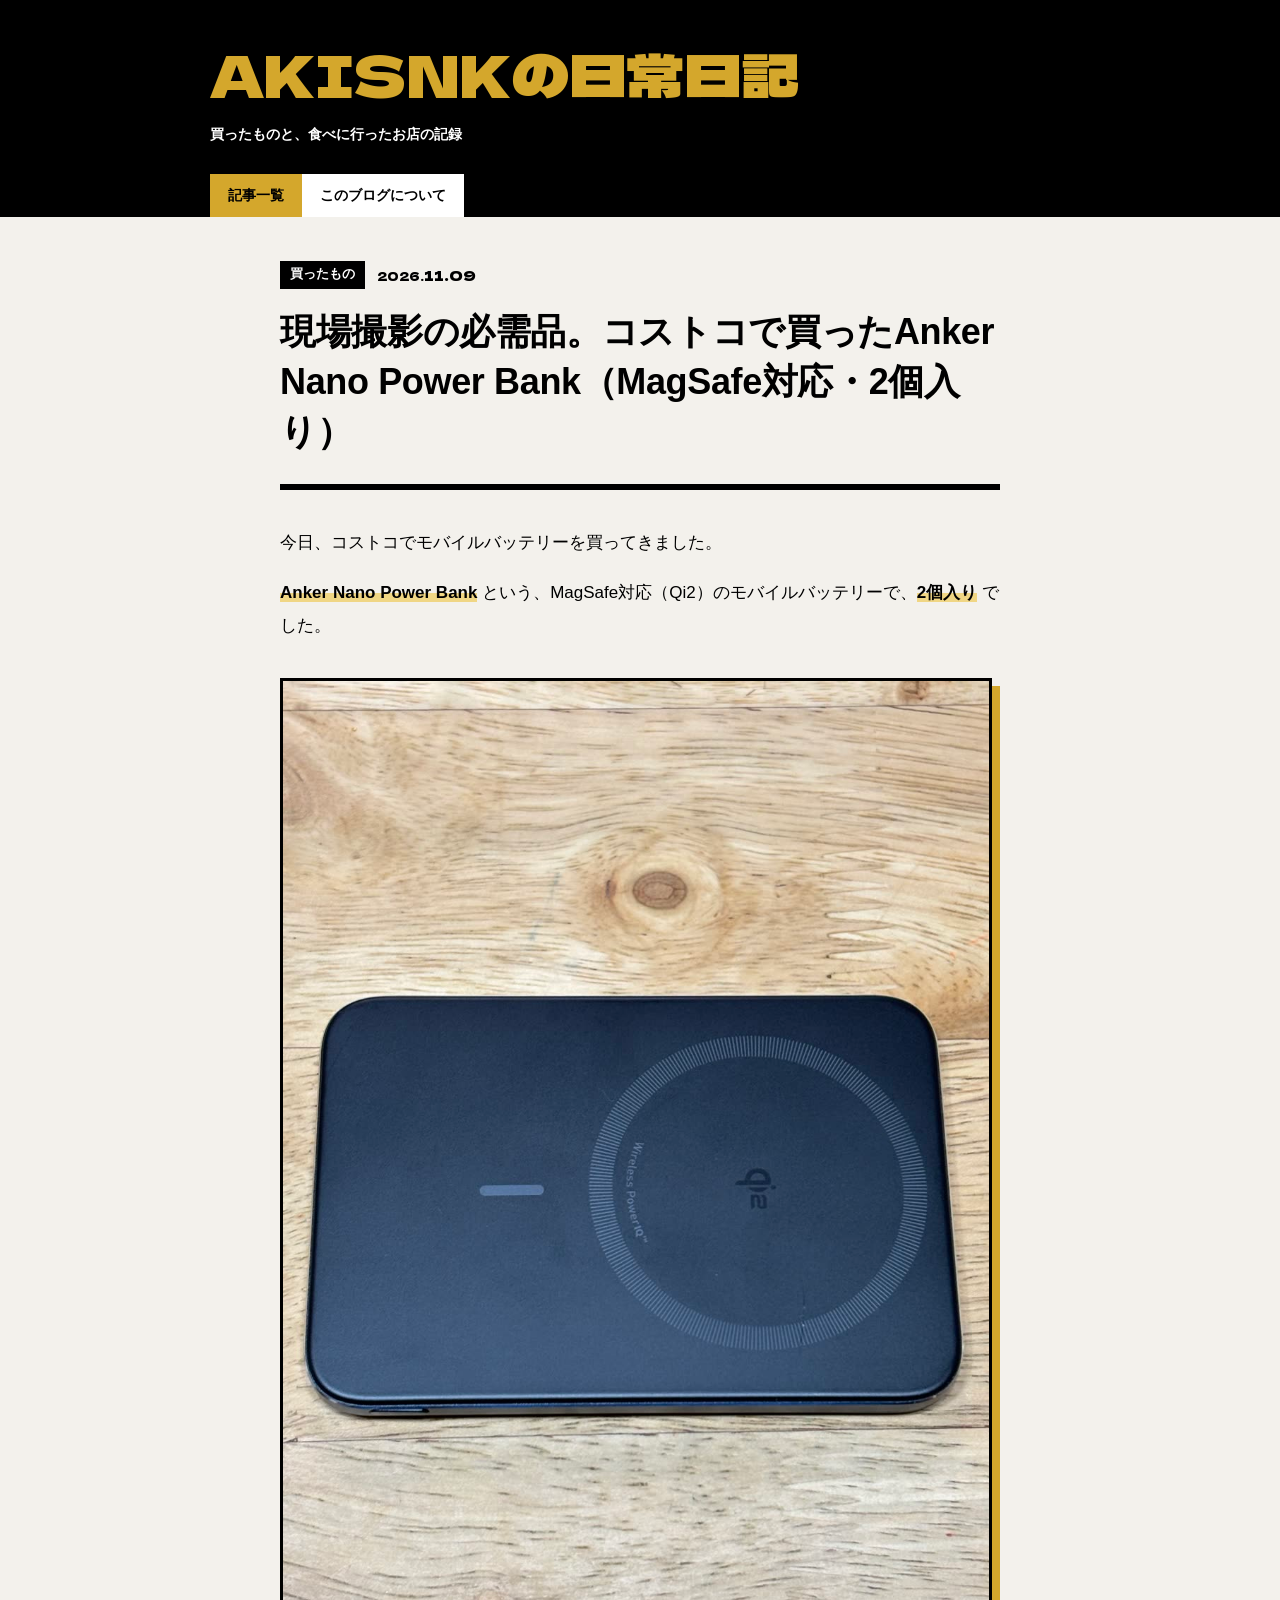
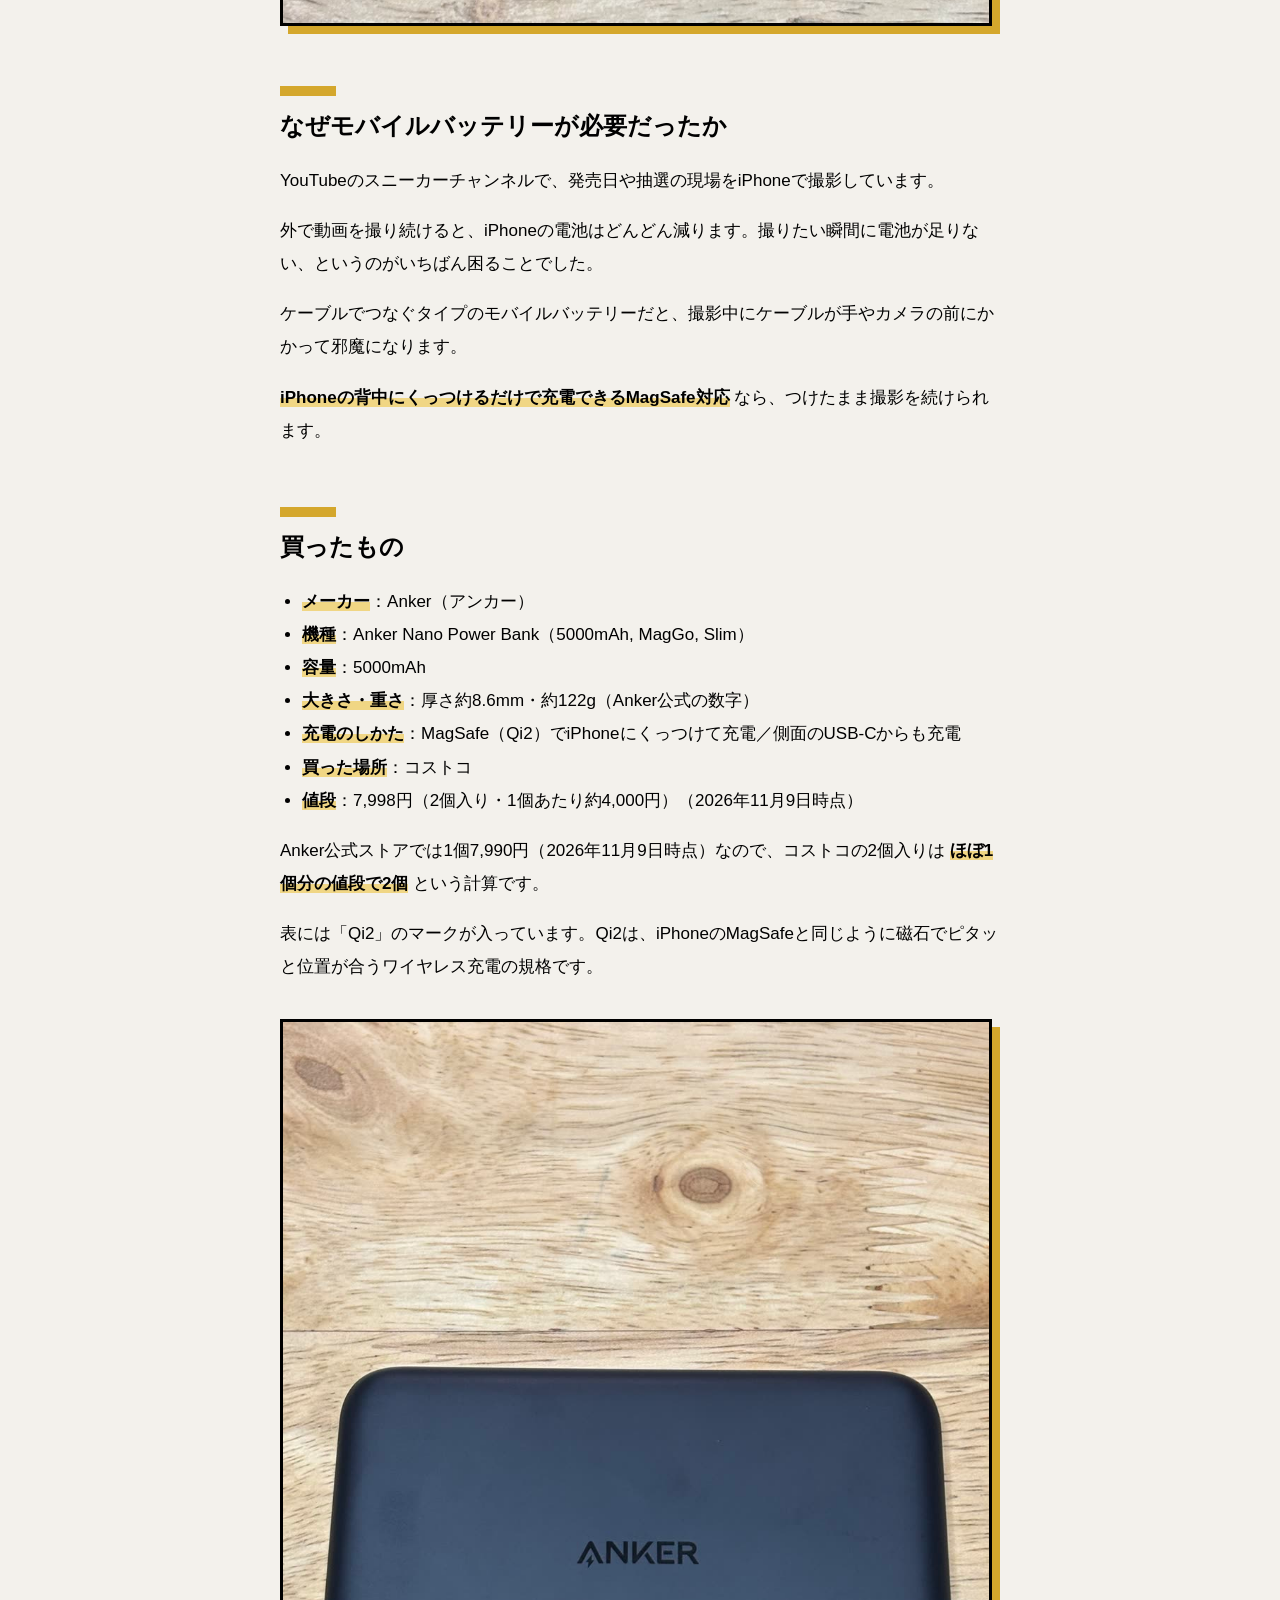
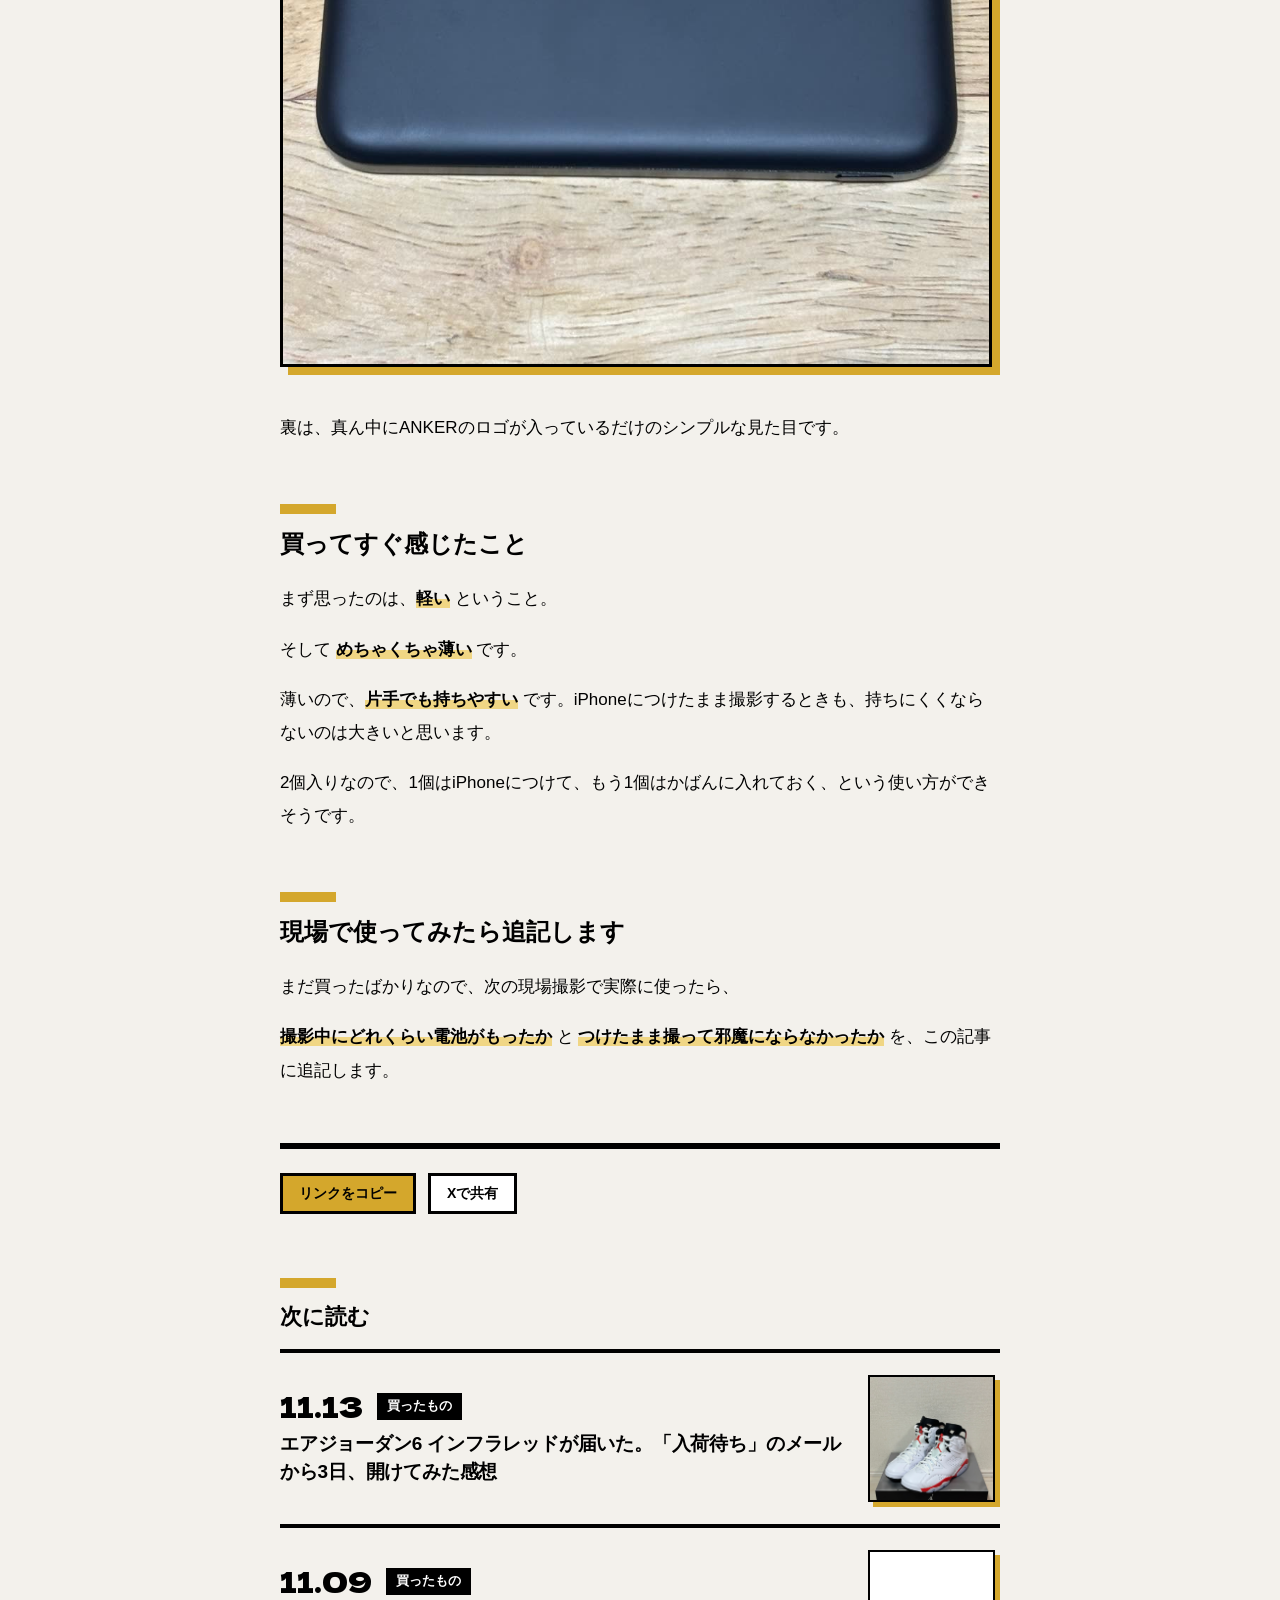
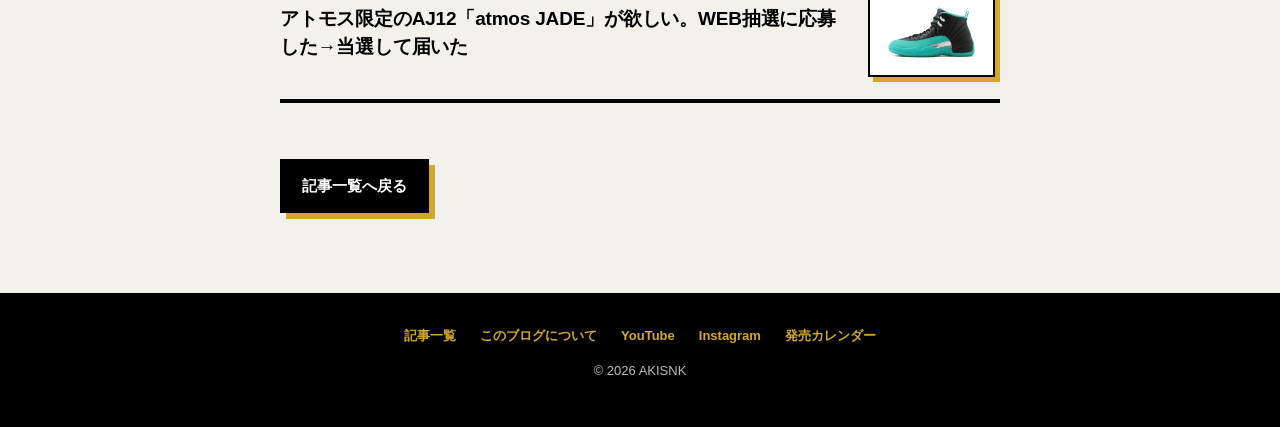
<file: posts/anker-nano-power-bank-costco.html>
<!DOCTYPE html>
<html lang="ja">
<head>
<meta charset="utf-8">
<meta name="viewport" content="width=device-width, initial-scale=1">
<title>現場撮影の必需品。コストコで買ったAnker Nano Power Bank（MagSafe対応・2個入り）｜AKISNKの日常日記</title>
<meta name="description" content="コストコで2個入りを買ったAnker Nano Power Bank（MagSafe対応・Qi2）。スニーカーの発売日や抽選の現場をiPhoneで撮るときの必需品になった理由と、軽くて薄くて片手で持ちやすいという第一印象。">
<link rel="canonical" href="https://akisnk.github.io/blog/posts/anker-nano-power-bank-costco.html">
<meta property="og:title" content="現場撮影の必需品。コストコで買ったAnker Nano Power Bank（MagSafe対応・2個入り）">
<meta property="og:description" content="コストコで2個入りを買ったAnker Nano Power Bank（MagSafe対応・Qi2）。スニーカーの発売日や抽選の現場をiPhoneで撮るときの必需品になった理由と、軽くて薄くて片手で持ちやすいという第一印象。">
<meta property="og:type" content="article">
<meta property="og:site_name" content="AKISNKの日常日記">
<meta property="og:url" content="https://akisnk.github.io/blog/posts/anker-nano-power-bank-costco.html">
<meta property="og:image" content="https://akisnk.github.io/blog/%E7%94%BB%E5%83%8F/anker-maggo-front.jpg">
<meta name="twitter:card" content="summary_large_image">
<link rel="icon" type="image/png" href="../favicon.png">
<link rel="apple-touch-icon" href="../apple-touch-icon.png">
<link rel="preconnect" href="https://fonts.googleapis.com">
<link rel="preconnect" href="https://fonts.gstatic.com" crossorigin>
<link rel="stylesheet" href="https://fonts.googleapis.com/css2?family=Dela+Gothic+One&amp;display=swap&amp;text=.0123456789AIKNS%E3%81%AE%E5%B8%B8%E6%97%A5%E8%A8%98">
<link rel="stylesheet" href="../style.css?v=e9706e40">
<script type="application/ld+json">{"@context": "https://schema.org", "@type": "BlogPosting", "headline": "現場撮影の必需品。コストコで買ったAnker Nano Power Bank（MagSafe対応・2個入り）", "description": "コストコで2個入りを買ったAnker Nano Power Bank（MagSafe対応・Qi2）。スニーカーの発売日や抽選の現場をiPhoneで撮るときの必需品になった理由と、軽くて薄くて片手で持ちやすいという第一印象。", "datePublished": "2026-11-09T00:00:00+09:00", "dateModified": "2026-11-09T00:00:00+09:00", "image": ["https://akisnk.github.io/blog/%E7%94%BB%E5%83%8F/anker-maggo-front.jpg"], "author": {"@type": "Person", "name": "AKISNK", "url": "https://akisnk.github.io/blog/about.html"}, "mainEntityOfPage": "https://akisnk.github.io/blog/posts/anker-nano-power-bank-costco.html"}</script>
<meta name="google-site-verification" content="ya7abFTRTGSsc-8YJNvoZycBS8-aGerFk6zQUZha980">
<script async src="https://www.googletagmanager.com/gtag/js?id=G-0FNM7F42SL"></script>
<script>window.dataLayer=window.dataLayer||[];function gtag(){dataLayer.push(arguments);}gtag('js',new Date());gtag('config','G-0FNM7F42SL');</script>
</head>
<body>

<header class="site-header"><div class="inner">
  <a class="site-name" href="../index.html">AKISNKの日常日記</a>
  <p class="site-tagline">買ったものと、食べに行ったお店の記録</p>
  <nav class="site-nav"><a href="../index.html">記事一覧</a><a href="../about.html">このブログについて</a></nav>
</div></header>
<main>
<article class="post">
<header class="post-head">
<p class="meta"><span class="cat">買ったもの</span><time class="post-date" datetime="2026-11-09"><span class="y">2026</span><span class="sep">.</span><span class="md">11.09</span></time></p>
<h1>現場撮影の必需品。コストコで買ったAnker Nano Power Bank（MagSafe対応・2個入り）</h1>
</header>
<div class="post-body">

<p>今日、コストコでモバイルバッテリーを買ってきました。</p>
<p><strong>Anker Nano Power Bank</strong> という、MagSafe対応（Qi2）のモバイルバッテリーで、<strong>2個入り</strong> でした。</p>
<figure><img src="../画像/anker-maggo-front.jpg" alt="AnkerのMagSafe対応モバイルバッテリー。表にQi2のマーク" loading="lazy"></figure>
<h2>なぜモバイルバッテリーが必要だったか</h2>
<p>YouTubeのスニーカーチャンネルで、発売日や抽選の現場をiPhoneで撮影しています。</p>
<p>外で動画を撮り続けると、iPhoneの電池はどんどん減ります。撮りたい瞬間に電池が足りない、というのがいちばん困ることでした。</p>
<p>ケーブルでつなぐタイプのモバイルバッテリーだと、撮影中にケーブルが手やカメラの前にかかって邪魔になります。</p>
<p><strong>iPhoneの背中にくっつけるだけで充電できるMagSafe対応</strong> なら、つけたまま撮影を続けられます。</p>
<h2>買ったもの</h2>
<ul>
<li><strong>メーカー</strong>：Anker（アンカー）</li>
<li><strong>機種</strong>：Anker Nano Power Bank（5000mAh, MagGo, Slim）</li>
<li><strong>容量</strong>：5000mAh</li>
<li><strong>大きさ・重さ</strong>：厚さ約8.6mm・約122g（Anker公式の数字）</li>
<li><strong>充電のしかた</strong>：MagSafe（Qi2）でiPhoneにくっつけて充電／側面のUSB-Cからも充電</li>
<li><strong>買った場所</strong>：コストコ</li>
<li><strong>値段</strong>：7,998円（2個入り・1個あたり約4,000円）（2026年11月9日時点）</li>
</ul>
<p>Anker公式ストアでは1個7,990円（2026年11月9日時点）なので、コストコの2個入りは <strong>ほぼ1個分の値段で2個</strong> という計算です。</p>
<p>表には「Qi2」のマークが入っています。Qi2は、iPhoneのMagSafeと同じように磁石でピタッと位置が合うワイヤレス充電の規格です。</p>
<figure><img src="../画像/anker-maggo-back.jpg" alt="裏面。真ん中にANKERのロゴだけのシンプルな見た目" loading="lazy"></figure>
<p>裏は、真ん中にANKERのロゴが入っているだけのシンプルな見た目です。</p>
<h2>買ってすぐ感じたこと</h2>
<p>まず思ったのは、<strong>軽い</strong> ということ。</p>
<p>そして <strong>めちゃくちゃ薄い</strong> です。</p>
<p>薄いので、<strong>片手でも持ちやすい</strong> です。iPhoneにつけたまま撮影するときも、持ちにくくならないのは大きいと思います。</p>
<p>2個入りなので、1個はiPhoneにつけて、もう1個はかばんに入れておく、という使い方ができそうです。</p>
<h2>現場で使ってみたら追記します</h2>
<p>まだ買ったばかりなので、次の現場撮影で実際に使ったら、</p>
<p><strong>撮影中にどれくらい電池がもったか</strong> と <strong>つけたまま撮って邪魔にならなかったか</strong> を、この記事に追記します。</p>
</div>
<div class="share"><button type="button" hidden data-title="現場撮影の必需品。コストコで買ったAnker Nano Power Bank（MagSafe対応・2個入り）" data-url="https://akisnk.github.io/blog/posts/anker-nano-power-bank-costco.html">共有する</button><script>(function(){var b=document.currentScript.previousElementSibling,s=!!navigator.share,c=!!(navigator.clipboard&&navigator.clipboard.writeText);if(!s&&!c)return;if(!s)b.textContent="リンクをコピー";b.hidden=false;b.addEventListener("click",function(){if(s){navigator.share({title:b.dataset.title,url:b.dataset.url}).catch(function(){});return}navigator.clipboard.writeText(b.dataset.url).then(function(){b.textContent="コピーしました";setTimeout(function(){b.textContent="リンクをコピー"},2000)})})})();</script><a href="https://twitter.com/intent/tweet?text=%E7%8F%BE%E5%A0%B4%E6%92%AE%E5%BD%B1%E3%81%AE%E5%BF%85%E9%9C%80%E5%93%81%E3%80%82%E3%82%B3%E3%82%B9%E3%83%88%E3%82%B3%E3%81%A7%E8%B2%B7%E3%81%A3%E3%81%9FAnker%20Nano%20Power%20Bank%EF%BC%88MagSafe%E5%AF%BE%E5%BF%9C%E3%83%BB2%E5%80%8B%E5%85%A5%E3%82%8A%EF%BC%89&amp;url=https%3A%2F%2Fakisnk.github.io%2Fblog%2Fposts%2Fanker-nano-power-bank-costco.html" target="_blank" rel="noopener">Xで共有</a></div>
</article>
<aside class="more">
<h2>次に読む</h2>
<ul class="post-list">
<li class="has-thumb"><a href="../posts/aj6-white-infrared-arrived.html"><span class="thumb"><img src="../画像/aj6-infrared-on-box.jpg" alt="" loading="lazy"></span><span class="txt"><span class="meta"><span class="cat">買ったもの</span><time class="post-date" datetime="2026-11-13"><span class="y">2026</span><span class="sep">.</span><span class="md">11.13</span></time></span><span class="post-title">エアジョーダン6 インフラレッドが届いた。「入荷待ち」のメールから3日、開けてみた感想</span><span class="post-desc">発売日にアトモスオンラインで買ったエアジョーダン6「ホワイト/インフラレッド」。翌日に「入荷待ち」のメールが来て心配しましたが、注文から4日で届きました。箱を開けたときの感想、27cmのサイズ感、これからどう履くか。</span></span></a></li>
<li class="has-thumb"><a href="../posts/aj12-atmos-jade-raffle.html"><span class="thumb"><img src="../画像/aj12-atmos-jade-side.jpg" alt="" loading="lazy"></span><span class="txt"><span class="meta"><span class="cat">買ったもの</span><time class="post-date" datetime="2026-11-09"><span class="y">2026</span><span class="sep">.</span><span class="md">11.09</span></time></span><span class="post-title">アトモス限定のAJ12「atmos JADE」が欲しい。WEB抽選に応募した→当選して届いた</span><span class="post-desc">アトモス限定のエアジョーダン12「atmos JADE」が欲しくて、アトモスオンラインのWEB抽選に応募しました。どんな靴か、なぜ欲しいか、応募のときに気をつけたこと。11月21日に結果を、11月23日に届いたことを追記しました。</span></span></a></li>
</ul>
</aside>
<p class="back"><a href="../index.html">記事一覧へ戻る</a></p>
</main>
<footer class="site-footer">
  <nav><a href="../index.html">記事一覧</a><a href="../about.html">このブログについて</a><a href="https://www.youtube.com/@AKISNK">YouTube</a><a href="https://www.instagram.com/akisnkrs0101/">Instagram</a><a href="https://akisnk.github.io/">発売カレンダー</a></nav>
  <p>© 2026 AKISNK</p>
</footer>
</body>
</html>
</file>
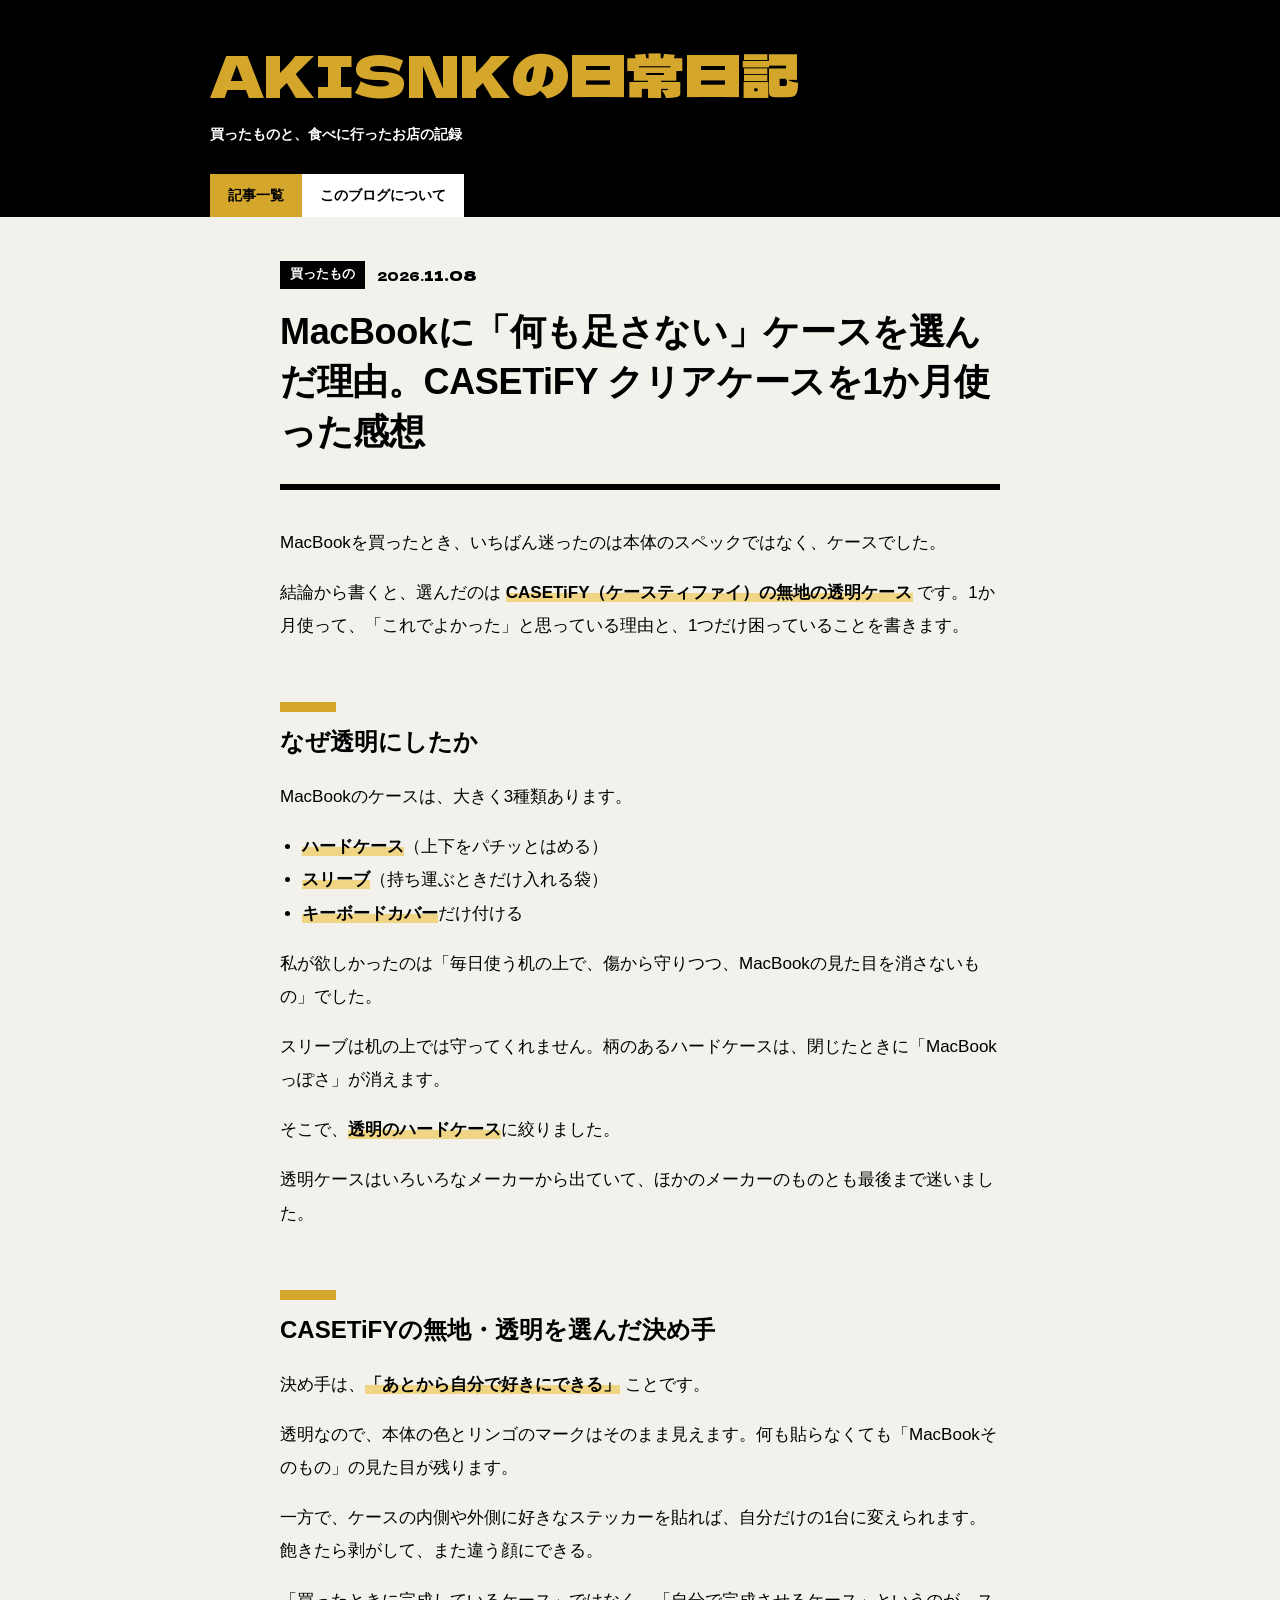
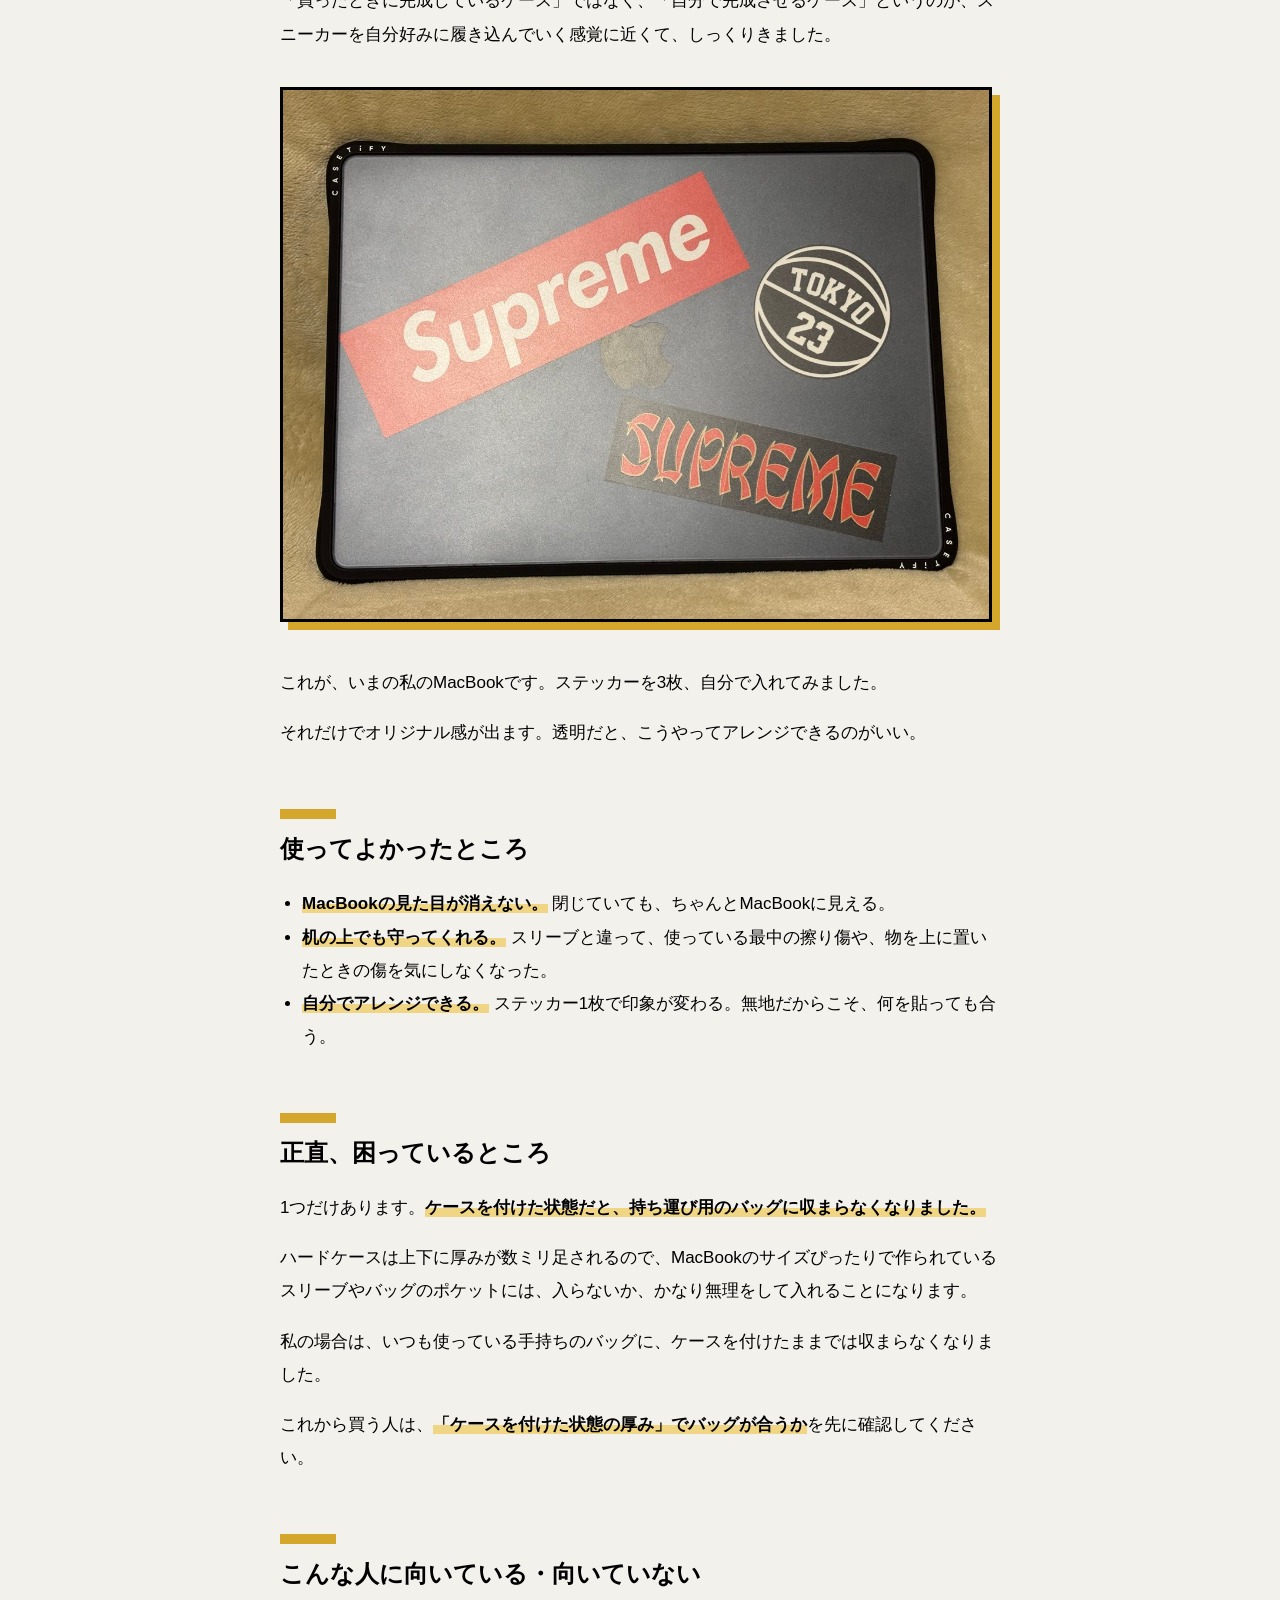
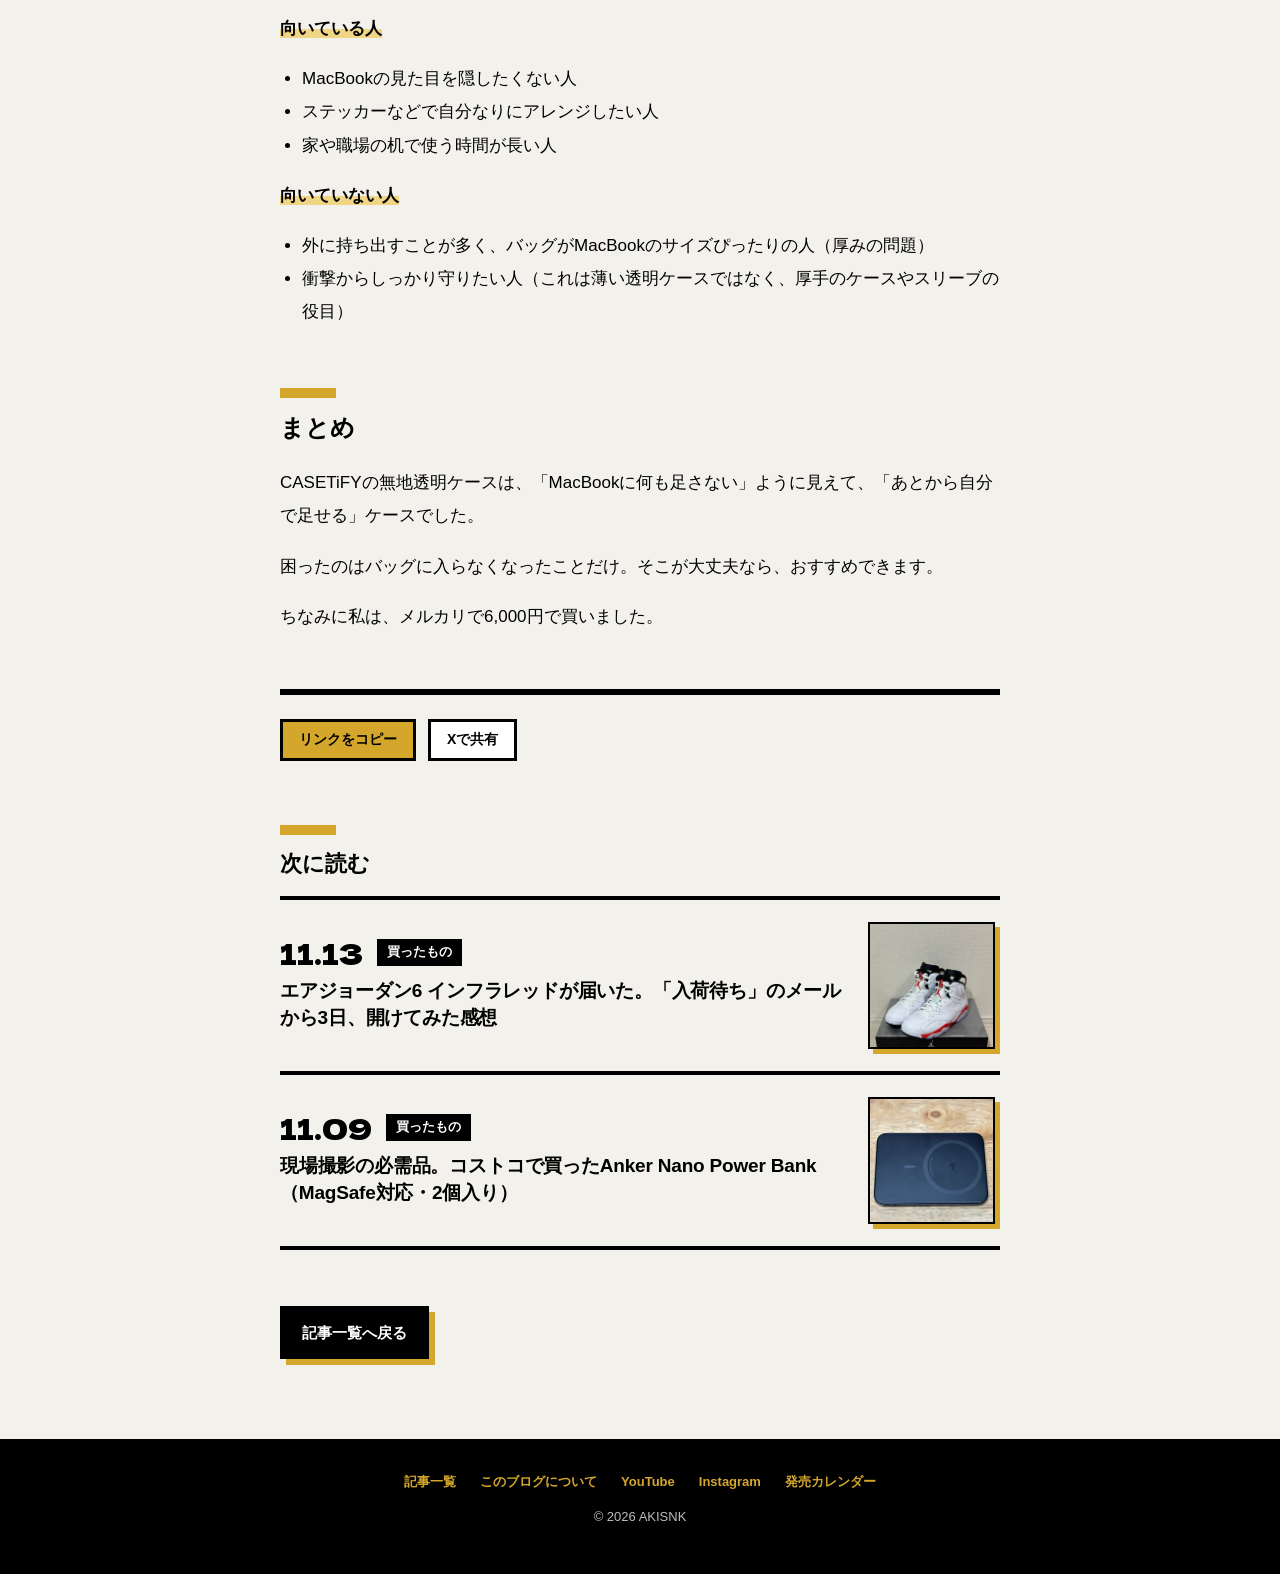
<file: posts/casetify-macbook-clear-case.html>
<!DOCTYPE html>
<html lang="ja">
<head>
<meta charset="utf-8">
<meta name="viewport" content="width=device-width, initial-scale=1">
<title>MacBookに「何も足さない」ケースを選んだ理由。CASETiFY クリアケースを1か月使った感想｜AKISNKの日常日記</title>
<meta name="description" content="CASETiFYの無地・透明のMacBookケースを選んだ理由と、使ってみてよかったところ・困っているところ。ステッカーで自分好みにできる一方、バッグに入らなくなった話。">
<link rel="canonical" href="https://akisnk.github.io/blog/posts/casetify-macbook-clear-case.html">
<meta property="og:title" content="MacBookに「何も足さない」ケースを選んだ理由。CASETiFY クリアケースを1か月使った感想">
<meta property="og:description" content="CASETiFYの無地・透明のMacBookケースを選んだ理由と、使ってみてよかったところ・困っているところ。ステッカーで自分好みにできる一方、バッグに入らなくなった話。">
<meta property="og:type" content="article">
<meta property="og:site_name" content="AKISNKの日常日記">
<meta property="og:url" content="https://akisnk.github.io/blog/posts/casetify-macbook-clear-case.html">
<meta property="og:image" content="https://akisnk.github.io/blog/%E7%94%BB%E5%83%8F/casetify-macbook-stickers.jpg">
<meta name="twitter:card" content="summary_large_image">
<link rel="icon" type="image/png" href="../favicon.png">
<link rel="apple-touch-icon" href="../apple-touch-icon.png">
<link rel="preconnect" href="https://fonts.googleapis.com">
<link rel="preconnect" href="https://fonts.gstatic.com" crossorigin>
<link rel="stylesheet" href="https://fonts.googleapis.com/css2?family=Dela+Gothic+One&amp;display=swap&amp;text=.0123456789AIKNS%E3%81%AE%E5%B8%B8%E6%97%A5%E8%A8%98">
<link rel="stylesheet" href="../style.css?v=e9706e40">
<script type="application/ld+json">{"@context": "https://schema.org", "@type": "BlogPosting", "headline": "MacBookに「何も足さない」ケースを選んだ理由。CASETiFY クリアケースを1か月使った感想", "description": "CASETiFYの無地・透明のMacBookケースを選んだ理由と、使ってみてよかったところ・困っているところ。ステッカーで自分好みにできる一方、バッグに入らなくなった話。", "datePublished": "2026-11-08T00:00:00+09:00", "dateModified": "2026-11-11T00:00:00+09:00", "image": ["https://akisnk.github.io/blog/%E7%94%BB%E5%83%8F/casetify-macbook-stickers.jpg"], "author": {"@type": "Person", "name": "AKISNK", "url": "https://akisnk.github.io/blog/about.html"}, "mainEntityOfPage": "https://akisnk.github.io/blog/posts/casetify-macbook-clear-case.html"}</script>
<meta name="google-site-verification" content="ya7abFTRTGSsc-8YJNvoZycBS8-aGerFk6zQUZha980">
<script async src="https://www.googletagmanager.com/gtag/js?id=G-0FNM7F42SL"></script>
<script>window.dataLayer=window.dataLayer||[];function gtag(){dataLayer.push(arguments);}gtag('js',new Date());gtag('config','G-0FNM7F42SL');</script>
</head>
<body>

<header class="site-header"><div class="inner">
  <a class="site-name" href="../index.html">AKISNKの日常日記</a>
  <p class="site-tagline">買ったものと、食べに行ったお店の記録</p>
  <nav class="site-nav"><a href="../index.html">記事一覧</a><a href="../about.html">このブログについて</a></nav>
</div></header>
<main>
<article class="post">
<header class="post-head">
<p class="meta"><span class="cat">買ったもの</span><time class="post-date" datetime="2026-11-08"><span class="y">2026</span><span class="sep">.</span><span class="md">11.08</span></time></p>
<h1>MacBookに「何も足さない」ケースを選んだ理由。CASETiFY クリアケースを1か月使った感想</h1>
</header>
<div class="post-body">

<p>MacBookを買ったとき、いちばん迷ったのは本体のスペックではなく、ケースでした。</p>
<p>結論から書くと、選んだのは <strong>CASETiFY（ケースティファイ）の無地の透明ケース</strong> です。1か月使って、「これでよかった」と思っている理由と、1つだけ困っていることを書きます。</p>
<h2>なぜ透明にしたか</h2>
<p>MacBookのケースは、大きく3種類あります。</p>
<ul>
<li><strong>ハードケース</strong>（上下をパチッとはめる）</li>
<li><strong>スリーブ</strong>（持ち運ぶときだけ入れる袋）</li>
<li><strong>キーボードカバー</strong>だけ付ける</li>
</ul>
<p>私が欲しかったのは「毎日使う机の上で、傷から守りつつ、MacBookの見た目を消さないもの」でした。</p>
<p>スリーブは机の上では守ってくれません。柄のあるハードケースは、閉じたときに「MacBookっぽさ」が消えます。</p>
<p>そこで、<strong>透明のハードケース</strong>に絞りました。</p>
<p>透明ケースはいろいろなメーカーから出ていて、ほかのメーカーのものとも最後まで迷いました。</p>
<h2>CASETiFYの無地・透明を選んだ決め手</h2>
<p>決め手は、<strong>「あとから自分で好きにできる」</strong> ことです。</p>
<p>透明なので、本体の色とリンゴのマークはそのまま見えます。何も貼らなくても「MacBookそのもの」の見た目が残ります。</p>
<p>一方で、ケースの内側や外側に好きなステッカーを貼れば、自分だけの1台に変えられます。飽きたら剥がして、また違う顔にできる。</p>
<p>「買ったときに完成しているケース」ではなく、「自分で完成させるケース」というのが、スニーカーを自分好みに履き込んでいく感覚に近くて、しっくりきました。</p>
<figure><img src="../画像/casetify-macbook-stickers.jpg" alt="透明のCASETiFYケースを付けたMacBook。内側にステッカーを3枚入れている" loading="lazy"></figure>
<p>これが、いまの私のMacBookです。ステッカーを3枚、自分で入れてみました。</p>
<p>それだけでオリジナル感が出ます。透明だと、こうやってアレンジできるのがいい。</p>
<h2>使ってよかったところ</h2>
<ul>
<li><strong>MacBookの見た目が消えない。</strong> 閉じていても、ちゃんとMacBookに見える。</li>
<li><strong>机の上でも守ってくれる。</strong> スリーブと違って、使っている最中の擦り傷や、物を上に置いたときの傷を気にしなくなった。</li>
<li><strong>自分でアレンジできる。</strong> ステッカー1枚で印象が変わる。無地だからこそ、何を貼っても合う。</li>
</ul>
<h2>正直、困っているところ</h2>
<p>1つだけあります。<strong>ケースを付けた状態だと、持ち運び用のバッグに収まらなくなりました。</strong></p>
<p>ハードケースは上下に厚みが数ミリ足されるので、MacBookのサイズぴったりで作られているスリーブやバッグのポケットには、入らないか、かなり無理をして入れることになります。</p>
<p>私の場合は、いつも使っている手持ちのバッグに、ケースを付けたままでは収まらなくなりました。</p>
<p>これから買う人は、<strong>「ケースを付けた状態の厚み」でバッグが合うか</strong>を先に確認してください。</p>
<h2>こんな人に向いている・向いていない</h2>
<p><strong>向いている人</strong></p>
<ul>
<li>MacBookの見た目を隠したくない人</li>
<li>ステッカーなどで自分なりにアレンジしたい人</li>
<li>家や職場の机で使う時間が長い人</li>
</ul>
<p><strong>向いていない人</strong></p>
<ul>
<li>外に持ち出すことが多く、バッグがMacBookのサイズぴったりの人（厚みの問題）</li>
<li>衝撃からしっかり守りたい人（これは薄い透明ケースではなく、厚手のケースやスリーブの役目）</li>
</ul>
<h2>まとめ</h2>
<p>CASETiFYの無地透明ケースは、「MacBookに何も足さない」ように見えて、「あとから自分で足せる」ケースでした。</p>
<p>困ったのはバッグに入らなくなったことだけ。そこが大丈夫なら、おすすめできます。</p>
<p>ちなみに私は、メルカリで6,000円で買いました。</p>
</div>
<div class="share"><button type="button" hidden data-title="MacBookに「何も足さない」ケースを選んだ理由。CASETiFY クリアケースを1か月使った感想" data-url="https://akisnk.github.io/blog/posts/casetify-macbook-clear-case.html">共有する</button><script>(function(){var b=document.currentScript.previousElementSibling,s=!!navigator.share,c=!!(navigator.clipboard&&navigator.clipboard.writeText);if(!s&&!c)return;if(!s)b.textContent="リンクをコピー";b.hidden=false;b.addEventListener("click",function(){if(s){navigator.share({title:b.dataset.title,url:b.dataset.url}).catch(function(){});return}navigator.clipboard.writeText(b.dataset.url).then(function(){b.textContent="コピーしました";setTimeout(function(){b.textContent="リンクをコピー"},2000)})})})();</script><a href="https://twitter.com/intent/tweet?text=MacBook%E3%81%AB%E3%80%8C%E4%BD%95%E3%82%82%E8%B6%B3%E3%81%95%E3%81%AA%E3%81%84%E3%80%8D%E3%82%B1%E3%83%BC%E3%82%B9%E3%82%92%E9%81%B8%E3%82%93%E3%81%A0%E7%90%86%E7%94%B1%E3%80%82CASETiFY%20%E3%82%AF%E3%83%AA%E3%82%A2%E3%82%B1%E3%83%BC%E3%82%B9%E3%82%921%E3%81%8B%E6%9C%88%E4%BD%BF%E3%81%A3%E3%81%9F%E6%84%9F%E6%83%B3&amp;url=https%3A%2F%2Fakisnk.github.io%2Fblog%2Fposts%2Fcasetify-macbook-clear-case.html" target="_blank" rel="noopener">Xで共有</a></div>
</article>
<aside class="more">
<h2>次に読む</h2>
<ul class="post-list">
<li class="has-thumb"><a href="../posts/aj6-white-infrared-arrived.html"><span class="thumb"><img src="../画像/aj6-infrared-on-box.jpg" alt="" loading="lazy"></span><span class="txt"><span class="meta"><span class="cat">買ったもの</span><time class="post-date" datetime="2026-11-13"><span class="y">2026</span><span class="sep">.</span><span class="md">11.13</span></time></span><span class="post-title">エアジョーダン6 インフラレッドが届いた。「入荷待ち」のメールから3日、開けてみた感想</span><span class="post-desc">発売日にアトモスオンラインで買ったエアジョーダン6「ホワイト/インフラレッド」。翌日に「入荷待ち」のメールが来て心配しましたが、注文から4日で届きました。箱を開けたときの感想、27cmのサイズ感、これからどう履くか。</span></span></a></li>
<li class="has-thumb"><a href="../posts/anker-nano-power-bank-costco.html"><span class="thumb"><img src="../画像/anker-maggo-front.jpg" alt="" loading="lazy"></span><span class="txt"><span class="meta"><span class="cat">買ったもの</span><time class="post-date" datetime="2026-11-09"><span class="y">2026</span><span class="sep">.</span><span class="md">11.09</span></time></span><span class="post-title">現場撮影の必需品。コストコで買ったAnker Nano Power Bank（MagSafe対応・2個入り）</span><span class="post-desc">コストコで2個入りを買ったAnker Nano Power Bank（MagSafe対応・Qi2）。スニーカーの発売日や抽選の現場をiPhoneで撮るときの必需品になった理由と、軽くて薄くて片手で持ちやすいという第一印象。</span></span></a></li>
</ul>
</aside>
<p class="back"><a href="../index.html">記事一覧へ戻る</a></p>
</main>
<footer class="site-footer">
  <nav><a href="../index.html">記事一覧</a><a href="../about.html">このブログについて</a><a href="https://www.youtube.com/@AKISNK">YouTube</a><a href="https://www.instagram.com/akisnkrs0101/">Instagram</a><a href="https://akisnk.github.io/">発売カレンダー</a></nav>
  <p>© 2026 AKISNK</p>
</footer>
</body>
</html>
</file>
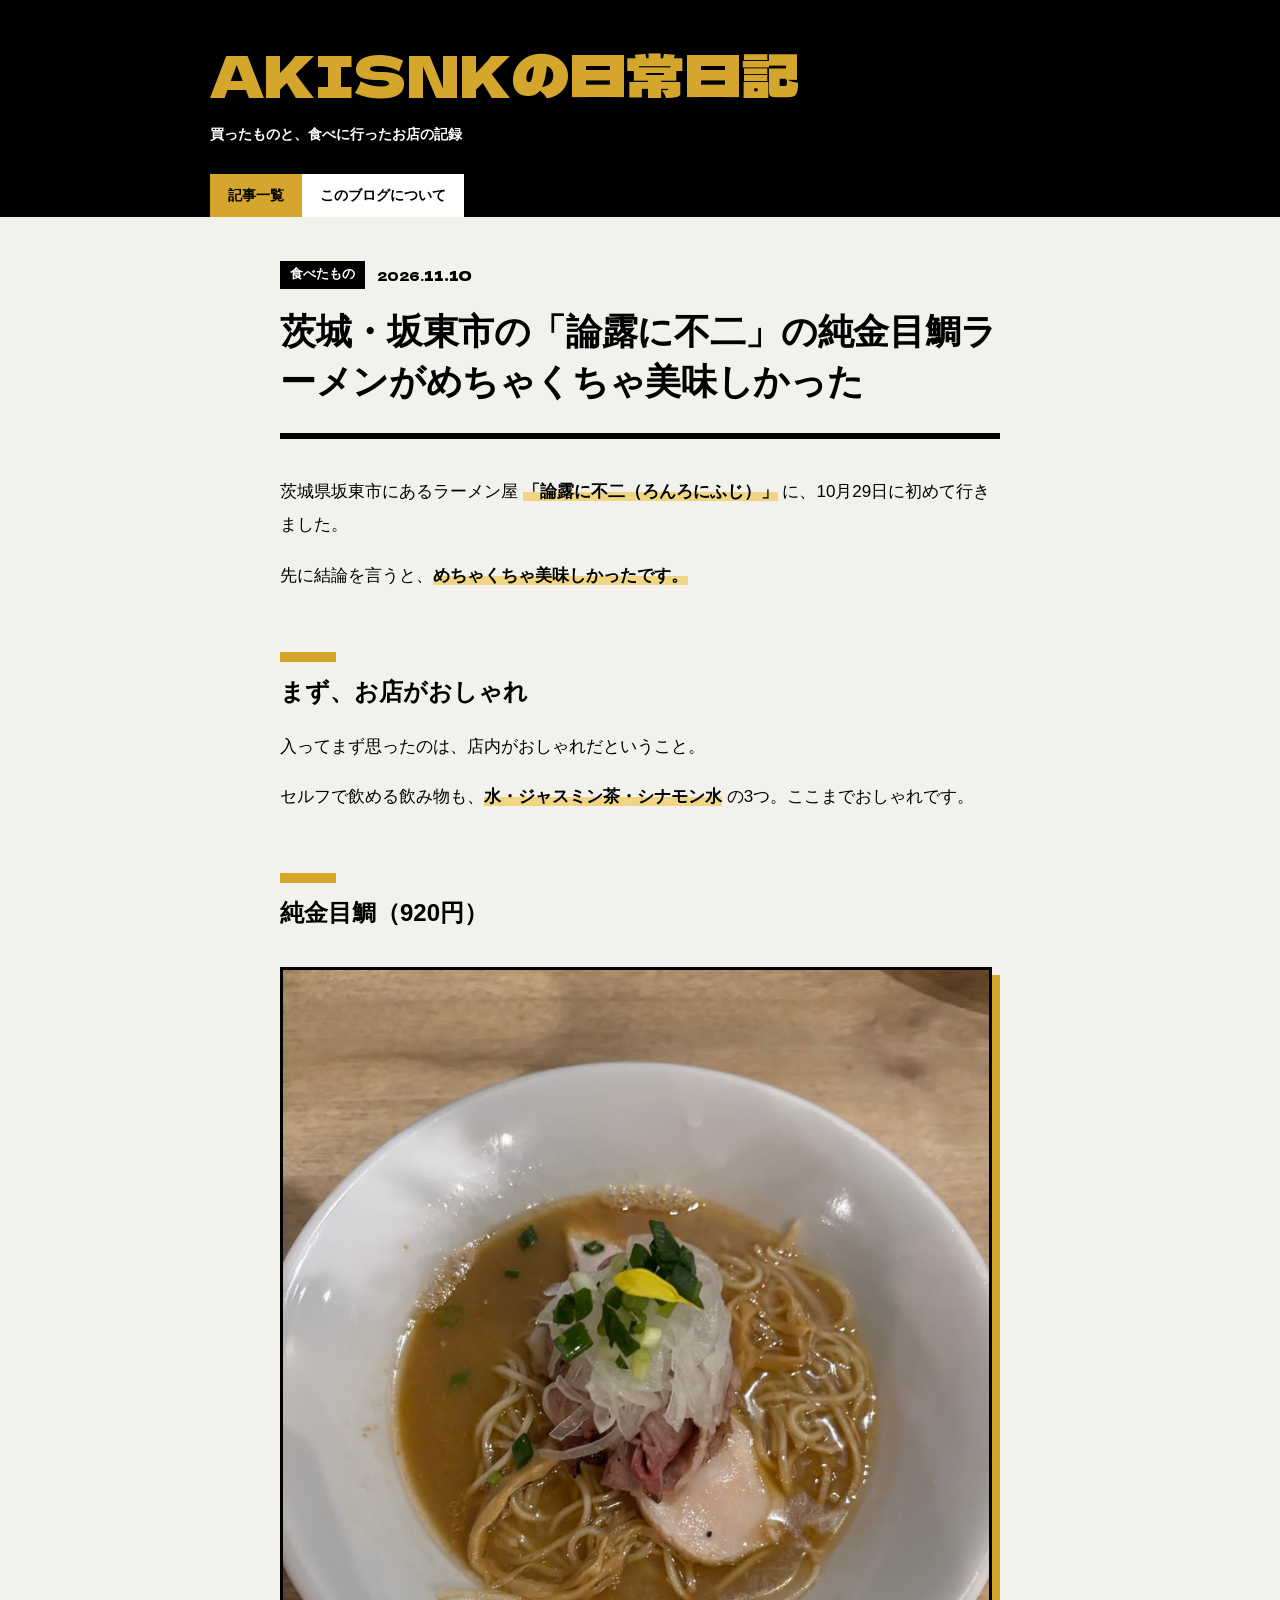
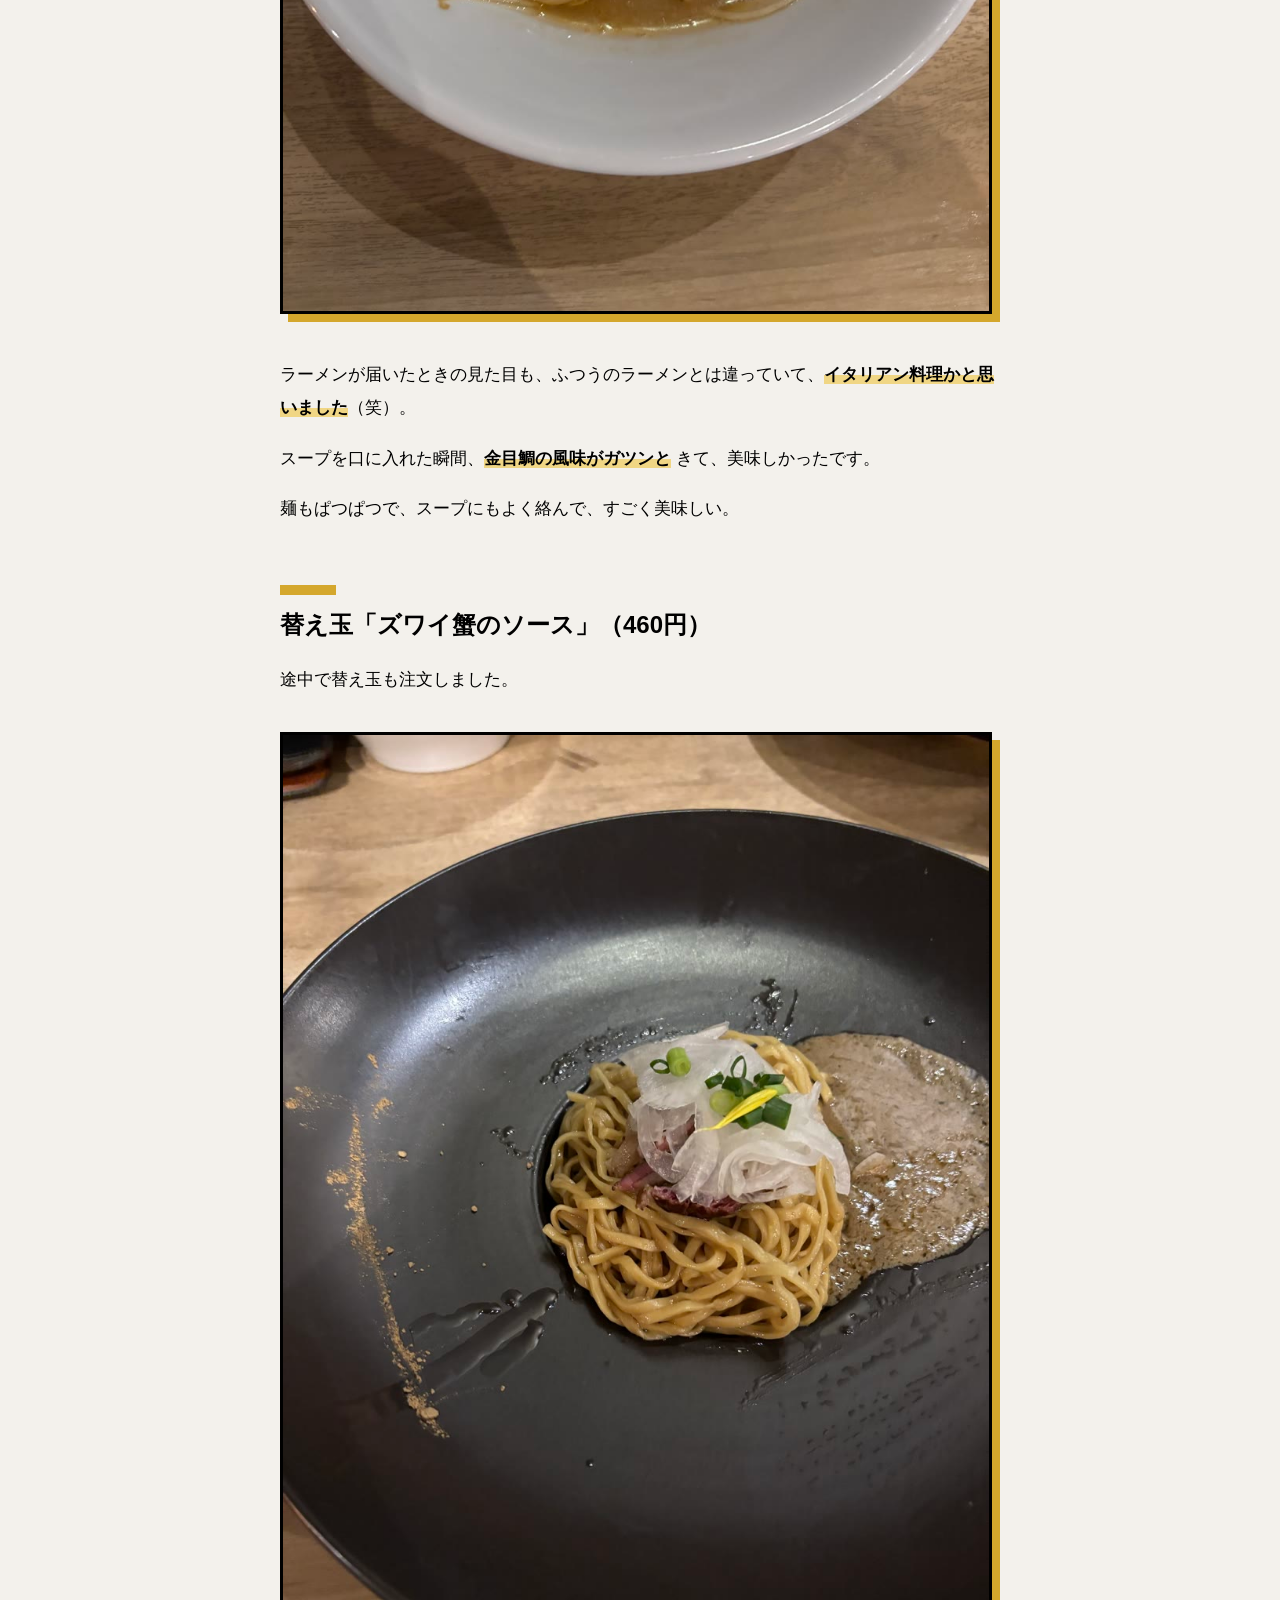
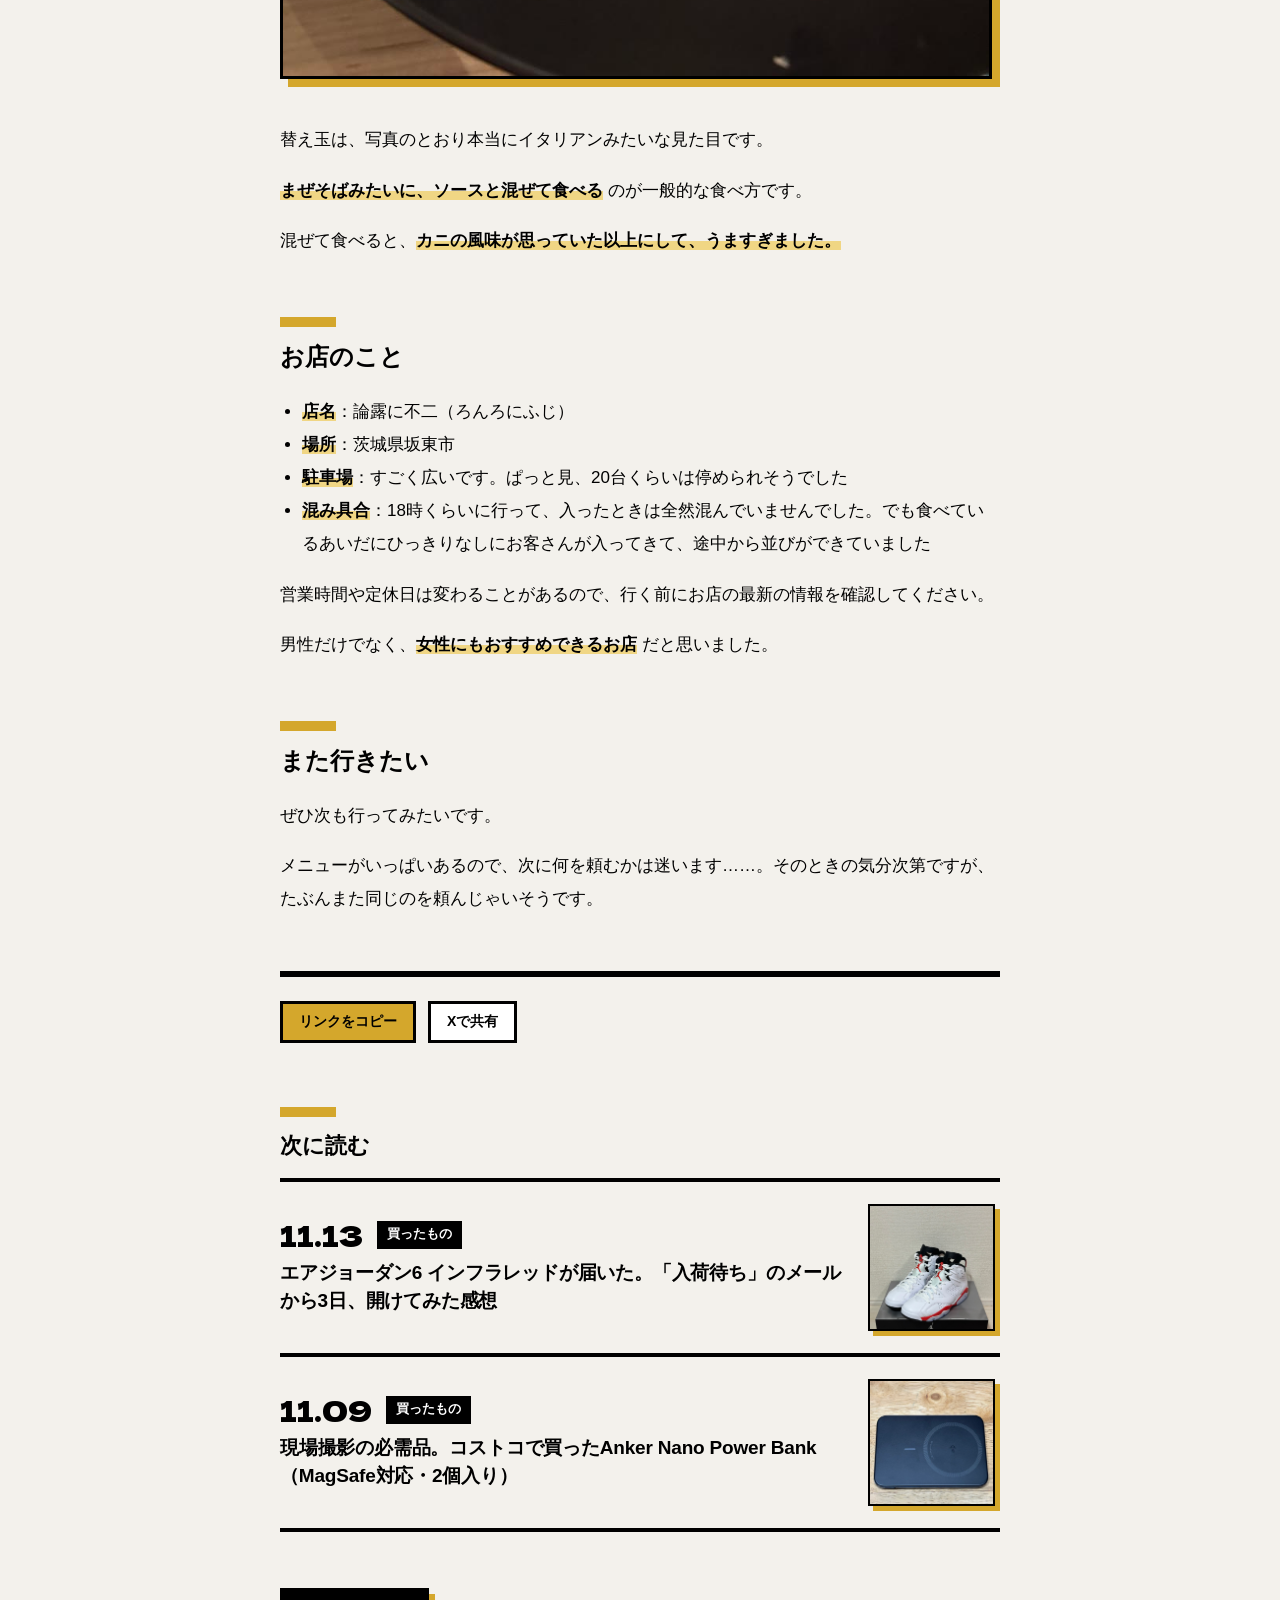
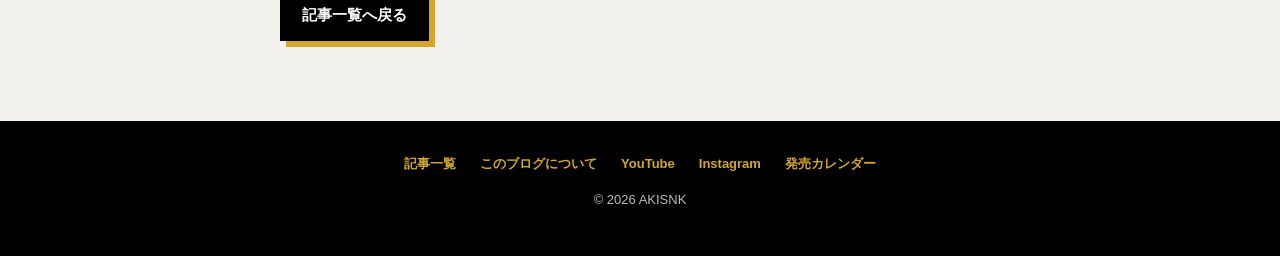
<file: posts/ronro-ni-fuji-bando.html>
<!DOCTYPE html>
<html lang="ja">
<head>
<meta charset="utf-8">
<meta name="viewport" content="width=device-width, initial-scale=1">
<title>茨城・坂東市の「論露に不二」の純金目鯛ラーメンがめちゃくちゃ美味しかった｜AKISNKの日常日記</title>
<meta name="description" content="茨城県坂東市のラーメン屋「論露に不二（ろんろにふじ）」に初めて行きました。「純金目鯛」と、ズワイ蟹のソースの替え玉。イタリアンみたいな見た目で、金目鯛と蟹の風味がしっかり。めちゃくちゃ美味しかったです。">
<link rel="canonical" href="https://akisnk.github.io/blog/posts/ronro-ni-fuji-bando.html">
<meta property="og:title" content="茨城・坂東市の「論露に不二」の純金目鯛ラーメンがめちゃくちゃ美味しかった">
<meta property="og:description" content="茨城県坂東市のラーメン屋「論露に不二（ろんろにふじ）」に初めて行きました。「純金目鯛」と、ズワイ蟹のソースの替え玉。イタリアンみたいな見た目で、金目鯛と蟹の風味がしっかり。めちゃくちゃ美味しかったです。">
<meta property="og:type" content="article">
<meta property="og:site_name" content="AKISNKの日常日記">
<meta property="og:url" content="https://akisnk.github.io/blog/posts/ronro-ni-fuji-bando.html">
<meta property="og:image" content="https://akisnk.github.io/blog/%E7%94%BB%E5%83%8F/ronro-fuji-ramen.jpg">
<meta name="twitter:card" content="summary_large_image">
<link rel="icon" type="image/png" href="../favicon.png">
<link rel="apple-touch-icon" href="../apple-touch-icon.png">
<link rel="preconnect" href="https://fonts.googleapis.com">
<link rel="preconnect" href="https://fonts.gstatic.com" crossorigin>
<link rel="stylesheet" href="https://fonts.googleapis.com/css2?family=Dela+Gothic+One&amp;display=swap&amp;text=.0123456789AIKNS%E3%81%AE%E5%B8%B8%E6%97%A5%E8%A8%98">
<link rel="stylesheet" href="../style.css?v=e9706e40">
<script type="application/ld+json">{"@context": "https://schema.org", "@type": "BlogPosting", "headline": "茨城・坂東市の「論露に不二」の純金目鯛ラーメンがめちゃくちゃ美味しかった", "description": "茨城県坂東市のラーメン屋「論露に不二（ろんろにふじ）」に初めて行きました。「純金目鯛」と、ズワイ蟹のソースの替え玉。イタリアンみたいな見た目で、金目鯛と蟹の風味がしっかり。めちゃくちゃ美味しかったです。", "datePublished": "2026-11-10T00:00:00+09:00", "dateModified": "2026-11-10T00:00:00+09:00", "image": ["https://akisnk.github.io/blog/%E7%94%BB%E5%83%8F/ronro-fuji-ramen.jpg"], "author": {"@type": "Person", "name": "AKISNK", "url": "https://akisnk.github.io/blog/about.html"}, "mainEntityOfPage": "https://akisnk.github.io/blog/posts/ronro-ni-fuji-bando.html"}</script>
<meta name="google-site-verification" content="ya7abFTRTGSsc-8YJNvoZycBS8-aGerFk6zQUZha980">
<script async src="https://www.googletagmanager.com/gtag/js?id=G-0FNM7F42SL"></script>
<script>window.dataLayer=window.dataLayer||[];function gtag(){dataLayer.push(arguments);}gtag('js',new Date());gtag('config','G-0FNM7F42SL');</script>
</head>
<body>

<header class="site-header"><div class="inner">
  <a class="site-name" href="../index.html">AKISNKの日常日記</a>
  <p class="site-tagline">買ったものと、食べに行ったお店の記録</p>
  <nav class="site-nav"><a href="../index.html">記事一覧</a><a href="../about.html">このブログについて</a></nav>
</div></header>
<main>
<article class="post">
<header class="post-head">
<p class="meta"><span class="cat">食べたもの</span><time class="post-date" datetime="2026-11-10"><span class="y">2026</span><span class="sep">.</span><span class="md">11.10</span></time></p>
<h1>茨城・坂東市の「論露に不二」の純金目鯛ラーメンがめちゃくちゃ美味しかった</h1>
</header>
<div class="post-body">

<p>茨城県坂東市にあるラーメン屋 <strong>「論露に不二（ろんろにふじ）」</strong> に、10月29日に初めて行きました。</p>
<p>先に結論を言うと、<strong>めちゃくちゃ美味しかったです。</strong></p>
<h2>まず、お店がおしゃれ</h2>
<p>入ってまず思ったのは、店内がおしゃれだということ。</p>
<p>セルフで飲める飲み物も、<strong>水・ジャスミン茶・シナモン水</strong> の3つ。ここまでおしゃれです。</p>
<h2>純金目鯛（920円）</h2>
<figure><img src="../画像/ronro-fuji-ramen.jpg" alt="白い丼のラーメン。チャーシューが2種類と、玉ねぎと青ねぎがのっている" loading="lazy"></figure>
<p>ラーメンが届いたときの見た目も、ふつうのラーメンとは違っていて、<strong>イタリアン料理かと思いました</strong>（笑）。</p>
<p>スープを口に入れた瞬間、<strong>金目鯛の風味がガツンと</strong> きて、美味しかったです。</p>
<p>麺もぱつぱつで、スープにもよく絡んで、すごく美味しい。</p>
<h2>替え玉「ズワイ蟹のソース」（460円）</h2>
<p>途中で替え玉も注文しました。</p>
<figure><img src="../画像/ronro-fuji-mazesoba.jpg" alt="黒いお皿に盛られた替え玉の麺。上に玉ねぎとチャーシュー、横にズワイ蟹のソース" loading="lazy"></figure>
<p>替え玉は、写真のとおり本当にイタリアンみたいな見た目です。</p>
<p><strong>まぜそばみたいに、ソースと混ぜて食べる</strong> のが一般的な食べ方です。</p>
<p>混ぜて食べると、<strong>カニの風味が思っていた以上にして、うますぎました。</strong></p>
<h2>お店のこと</h2>
<ul>
<li><strong>店名</strong>：論露に不二（ろんろにふじ）</li>
<li><strong>場所</strong>：茨城県坂東市</li>
<li><strong>駐車場</strong>：すごく広いです。ぱっと見、20台くらいは停められそうでした</li>
<li><strong>混み具合</strong>：18時くらいに行って、入ったときは全然混んでいませんでした。でも食べているあいだにひっきりなしにお客さんが入ってきて、途中から並びができていました</li>
</ul>
<p>営業時間や定休日は変わることがあるので、行く前にお店の最新の情報を確認してください。</p>
<p>男性だけでなく、<strong>女性にもおすすめできるお店</strong> だと思いました。</p>
<h2>また行きたい</h2>
<p>ぜひ次も行ってみたいです。</p>
<p>メニューがいっぱいあるので、次に何を頼むかは迷います……。そのときの気分次第ですが、たぶんまた同じのを頼んじゃいそうです。</p>
</div>
<div class="share"><button type="button" hidden data-title="茨城・坂東市の「論露に不二」の純金目鯛ラーメンがめちゃくちゃ美味しかった" data-url="https://akisnk.github.io/blog/posts/ronro-ni-fuji-bando.html">共有する</button><script>(function(){var b=document.currentScript.previousElementSibling,s=!!navigator.share,c=!!(navigator.clipboard&&navigator.clipboard.writeText);if(!s&&!c)return;if(!s)b.textContent="リンクをコピー";b.hidden=false;b.addEventListener("click",function(){if(s){navigator.share({title:b.dataset.title,url:b.dataset.url}).catch(function(){});return}navigator.clipboard.writeText(b.dataset.url).then(function(){b.textContent="コピーしました";setTimeout(function(){b.textContent="リンクをコピー"},2000)})})})();</script><a href="https://twitter.com/intent/tweet?text=%E8%8C%A8%E5%9F%8E%E3%83%BB%E5%9D%82%E6%9D%B1%E5%B8%82%E3%81%AE%E3%80%8C%E8%AB%96%E9%9C%B2%E3%81%AB%E4%B8%8D%E4%BA%8C%E3%80%8D%E3%81%AE%E7%B4%94%E9%87%91%E7%9B%AE%E9%AF%9B%E3%83%A9%E3%83%BC%E3%83%A1%E3%83%B3%E3%81%8C%E3%82%81%E3%81%A1%E3%82%83%E3%81%8F%E3%81%A1%E3%82%83%E7%BE%8E%E5%91%B3%E3%81%97%E3%81%8B%E3%81%A3%E3%81%9F&amp;url=https%3A%2F%2Fakisnk.github.io%2Fblog%2Fposts%2Fronro-ni-fuji-bando.html" target="_blank" rel="noopener">Xで共有</a></div>
</article>
<aside class="more">
<h2>次に読む</h2>
<ul class="post-list">
<li class="has-thumb"><a href="../posts/aj6-white-infrared-arrived.html"><span class="thumb"><img src="../画像/aj6-infrared-on-box.jpg" alt="" loading="lazy"></span><span class="txt"><span class="meta"><span class="cat">買ったもの</span><time class="post-date" datetime="2026-11-13"><span class="y">2026</span><span class="sep">.</span><span class="md">11.13</span></time></span><span class="post-title">エアジョーダン6 インフラレッドが届いた。「入荷待ち」のメールから3日、開けてみた感想</span><span class="post-desc">発売日にアトモスオンラインで買ったエアジョーダン6「ホワイト/インフラレッド」。翌日に「入荷待ち」のメールが来て心配しましたが、注文から4日で届きました。箱を開けたときの感想、27cmのサイズ感、これからどう履くか。</span></span></a></li>
<li class="has-thumb"><a href="../posts/anker-nano-power-bank-costco.html"><span class="thumb"><img src="../画像/anker-maggo-front.jpg" alt="" loading="lazy"></span><span class="txt"><span class="meta"><span class="cat">買ったもの</span><time class="post-date" datetime="2026-11-09"><span class="y">2026</span><span class="sep">.</span><span class="md">11.09</span></time></span><span class="post-title">現場撮影の必需品。コストコで買ったAnker Nano Power Bank（MagSafe対応・2個入り）</span><span class="post-desc">コストコで2個入りを買ったAnker Nano Power Bank（MagSafe対応・Qi2）。スニーカーの発売日や抽選の現場をiPhoneで撮るときの必需品になった理由と、軽くて薄くて片手で持ちやすいという第一印象。</span></span></a></li>
</ul>
</aside>
<p class="back"><a href="../index.html">記事一覧へ戻る</a></p>
</main>
<footer class="site-footer">
  <nav><a href="../index.html">記事一覧</a><a href="../about.html">このブログについて</a><a href="https://www.youtube.com/@AKISNK">YouTube</a><a href="https://www.instagram.com/akisnkrs0101/">Instagram</a><a href="https://akisnk.github.io/">発売カレンダー</a></nav>
  <p>© 2026 AKISNK</p>
</footer>
</body>
</html>
</file>
<file: style.css>
/* 黒ヘッダーに金の極太ロゴ・大きな日付・黒フチ＋金のずらし影の写真（2026/11/10 本人が3案から選んだ「ストリート雑誌」） */
:root{--paper:#f3f1ec;--white:#fff;--ink:#000;--muted:#5e5a52;--gold:#d4a72c;--gold-l:#f0d684;
  --disp:"Dela Gothic One","Hiragino Sans","Noto Sans JP",sans-serif}
*{box-sizing:border-box}
body{margin:0;background:var(--paper);color:var(--ink);font-family:"Hiragino Sans","Noto Sans JP",-apple-system,sans-serif;font-size:17px;line-height:1.95}
a{color:var(--ink)}
a:focus-visible,button:focus-visible{outline:4px solid var(--gold);outline-offset:2px}

.site-header{background:var(--ink);color:var(--white);padding:40px 24px 0;overflow:hidden}
.site-header .inner{max-width:860px;margin:0 auto}
.site-name{font-family:var(--disp);font-size:58px;line-height:1.15;color:var(--gold);text-decoration:none;display:block;letter-spacing:-.01em}
.site-tagline{margin:14px 0 0;font-size:14px;font-weight:700}
.site-nav{margin-top:26px;display:flex}
.site-nav a{font-weight:800;font-size:14px;text-decoration:none;color:var(--ink);background:var(--gold);padding:8px 18px}
.site-nav a + a{background:var(--white)}
.site-nav a:hover{background:var(--gold-l)}

main{max-width:860px;margin:0 auto;padding:44px 24px 80px}
.meta{margin:0;display:flex;align-items:center;gap:12px}
.cat{font-weight:800;font-size:12.5px;background:var(--ink);color:var(--white);padding:3px 10px;line-height:1.7}
.post-date{font-family:var(--disp);font-size:15px;line-height:1}
.post-date .y,.post-date .sep{font-size:.8em}

/* 一覧：日付の数字を大きく置いた目次 */
.post-list{list-style:none;padding:0;margin:0;border-top:4px solid var(--ink)}
.post-list li{border-bottom:4px solid var(--ink)}
.post-list a{display:grid;grid-template-columns:1fr 220px;gap:28px;align-items:center;padding:30px 0;color:var(--ink);text-decoration:none}
.post-list .no-thumb a{grid-template-columns:1fr}
.thumb{order:2;aspect-ratio:1/1;border:3px solid var(--ink);box-shadow:8px 8px 0 var(--gold);margin-right:8px;overflow:hidden;background:var(--white);transition:transform .15s,box-shadow .15s}
.thumb img{width:100%;height:100%;object-fit:cover;display:block}
.post-list a:hover .thumb{transform:translate(4px,4px);box-shadow:4px 4px 0 var(--gold)}
.post-list .meta{flex-direction:row-reverse;justify-content:flex-end;gap:14px}
.post-list .post-date{font-size:46px}
.post-list .post-date .y,.post-list .post-date .sep{display:none}
.post-title{display:block;font-weight:800;font-size:25px;line-height:1.45;margin:14px 0 10px;letter-spacing:-.01em}
.post-desc{display:block;color:var(--muted);font-size:14px;line-height:1.8}
.post-list a:hover .post-title{background:linear-gradient(transparent 55%,var(--gold-l) 55%);display:inline}

/* 記事 */
.post{max-width:720px;margin:0 auto}
.post-head{padding-bottom:26px;margin-bottom:36px;border-bottom:6px solid var(--ink)}
.post h1{font-weight:800;font-size:36px;line-height:1.4;letter-spacing:-.01em;margin:18px 0 0}
.post-head > h1:first-child{margin-top:0}
.post-body h2{font-weight:800;font-size:24px;line-height:1.5;margin:60px 0 20px}
.post-body h2::before{content:"";display:block;width:56px;height:10px;background:var(--gold);margin-bottom:12px}
.post-body h3{font-weight:800;font-size:19px;margin:40px 0 8px;padding-left:12px;border-left:6px solid var(--ink)}
.post-body p{margin:0 0 1em}
.post-body ul{padding-left:1.3em}
.post-body a{text-decoration-thickness:2px;text-underline-offset:4px;text-decoration-color:var(--gold)}
strong{font-weight:800;background:linear-gradient(transparent 55%,var(--gold-l) 55%)}
hr{border:0;border-top:4px solid var(--ink);margin:44px 0}
figure{margin:36px 8px 44px 0}
figure img{max-width:100%;height:auto;display:block;border:3px solid var(--ink);box-shadow:8px 8px 0 var(--gold)}
.pr-note{font-size:13.5px;font-weight:700;border:3px solid var(--ink);padding:6px 12px;display:inline-block}
.badge{background:#d42b1e;color:#fff;font-size:12px;font-weight:800;padding:2px 8px;margin-left:4px}
/* 動画：写真と同じ黒フチ＋金のずらし影 */
.video{aspect-ratio:16/9;margin:36px 8px 44px 0;border:3px solid var(--ink);box-shadow:8px 8px 0 var(--gold);background:var(--ink)}
.video iframe{width:100%;height:100%;border:0;display:block}
/* 記事の下：共有 → 次に読む → 一覧へ戻る */
.share{display:flex;flex-wrap:wrap;align-items:center;gap:12px;margin-top:56px;padding-top:24px;border-top:6px solid var(--ink)}
.share a,.share button{font:inherit;font-weight:800;font-size:14px;line-height:1.7;color:var(--ink);text-decoration:none;background:var(--white);border:3px solid var(--ink);border-radius:0;padding:6px 16px;margin:0;cursor:pointer;-webkit-appearance:none;appearance:none}
.share button{background:var(--gold)}
.share a:hover,.share button:hover{background:var(--gold-l)}
.share [hidden]{display:none}
.more{max-width:720px;margin:64px auto 0}
.more h2{font-weight:800;font-size:22px;line-height:1.5;margin:0 0 16px}
.more h2::before{content:"";display:block;width:56px;height:10px;background:var(--gold);margin-bottom:12px}
.more .post-list a{grid-template-columns:1fr 132px;gap:24px;padding:22px 0}
.more .post-list .no-thumb a{grid-template-columns:1fr}
.more .thumb{border-width:2px;box-shadow:5px 5px 0 var(--gold);margin-right:5px}
.more .post-list .post-date{font-size:28px}
.more .post-title{font-size:19px;margin:10px 0 0}
.more .post-desc{display:none}
.back{margin:56px auto 0;max-width:720px}
.back a{font-weight:800;font-size:15px;text-decoration:none;background:var(--ink);color:var(--white);padding:12px 22px;display:inline-block;box-shadow:6px 6px 0 var(--gold)}
.back a:hover{transform:translate(3px,3px);box-shadow:3px 3px 0 var(--gold)}
.site-footer{background:var(--ink);color:#bbb;text-align:center;padding:30px 24px 44px;font-size:13px}
.site-footer nav{display:flex;flex-wrap:wrap;justify-content:center;gap:6px 24px}
.site-footer nav a{color:var(--gold);font-weight:700;text-decoration:none}
.site-footer nav a:hover{text-decoration:underline;text-underline-offset:4px}
.site-footer p{margin:10px 0 0}
mark.todo{background:#fff3b0}
.empty{color:var(--muted)}

@media (max-width:640px){
  body{font-size:16px}
  .site-header{padding:26px 16px 0}
  .site-name{font-size:min(34px,8.4vw);white-space:nowrap}
  .site-footer nav{max-width:240px;margin:0 auto}
  .site-tagline{font-size:12.5px;margin-top:10px}
  .site-nav{margin-top:18px}
  main{padding:26px 16px 56px}
  .post-list a{grid-template-columns:1fr 104px;gap:16px;padding:22px 0;align-items:start}
  .thumb{border-width:2px;box-shadow:5px 5px 0 var(--gold);margin:6px 5px 0 0}
  .post-list .post-date{font-size:30px}
  .post-title{font-size:18px;margin:10px 0 0}
  .post-desc{display:none}
  .post h1{font-size:26px}
  .post-body h2{font-size:21px;margin-top:48px}
  figure{margin:28px 6px 36px 0}
  figure img{box-shadow:6px 6px 0 var(--gold)}
  .video{margin:28px 6px 36px 0;box-shadow:6px 6px 0 var(--gold)}
  .share{margin-top:44px;gap:10px}
  .more{margin-top:52px}
  .more .post-list a{grid-template-columns:1fr 92px;gap:16px;padding:18px 0}
  .more .post-list .post-date{font-size:24px}
  .more .post-title{font-size:16.5px}
}
@media (prefers-reduced-motion:reduce){.thumb,.back a{transition:none}}
.draft-bar{background:#d42b1e;color:#fff;text-align:center;font-size:13px;font-weight:700;padding:6px}
</file>
